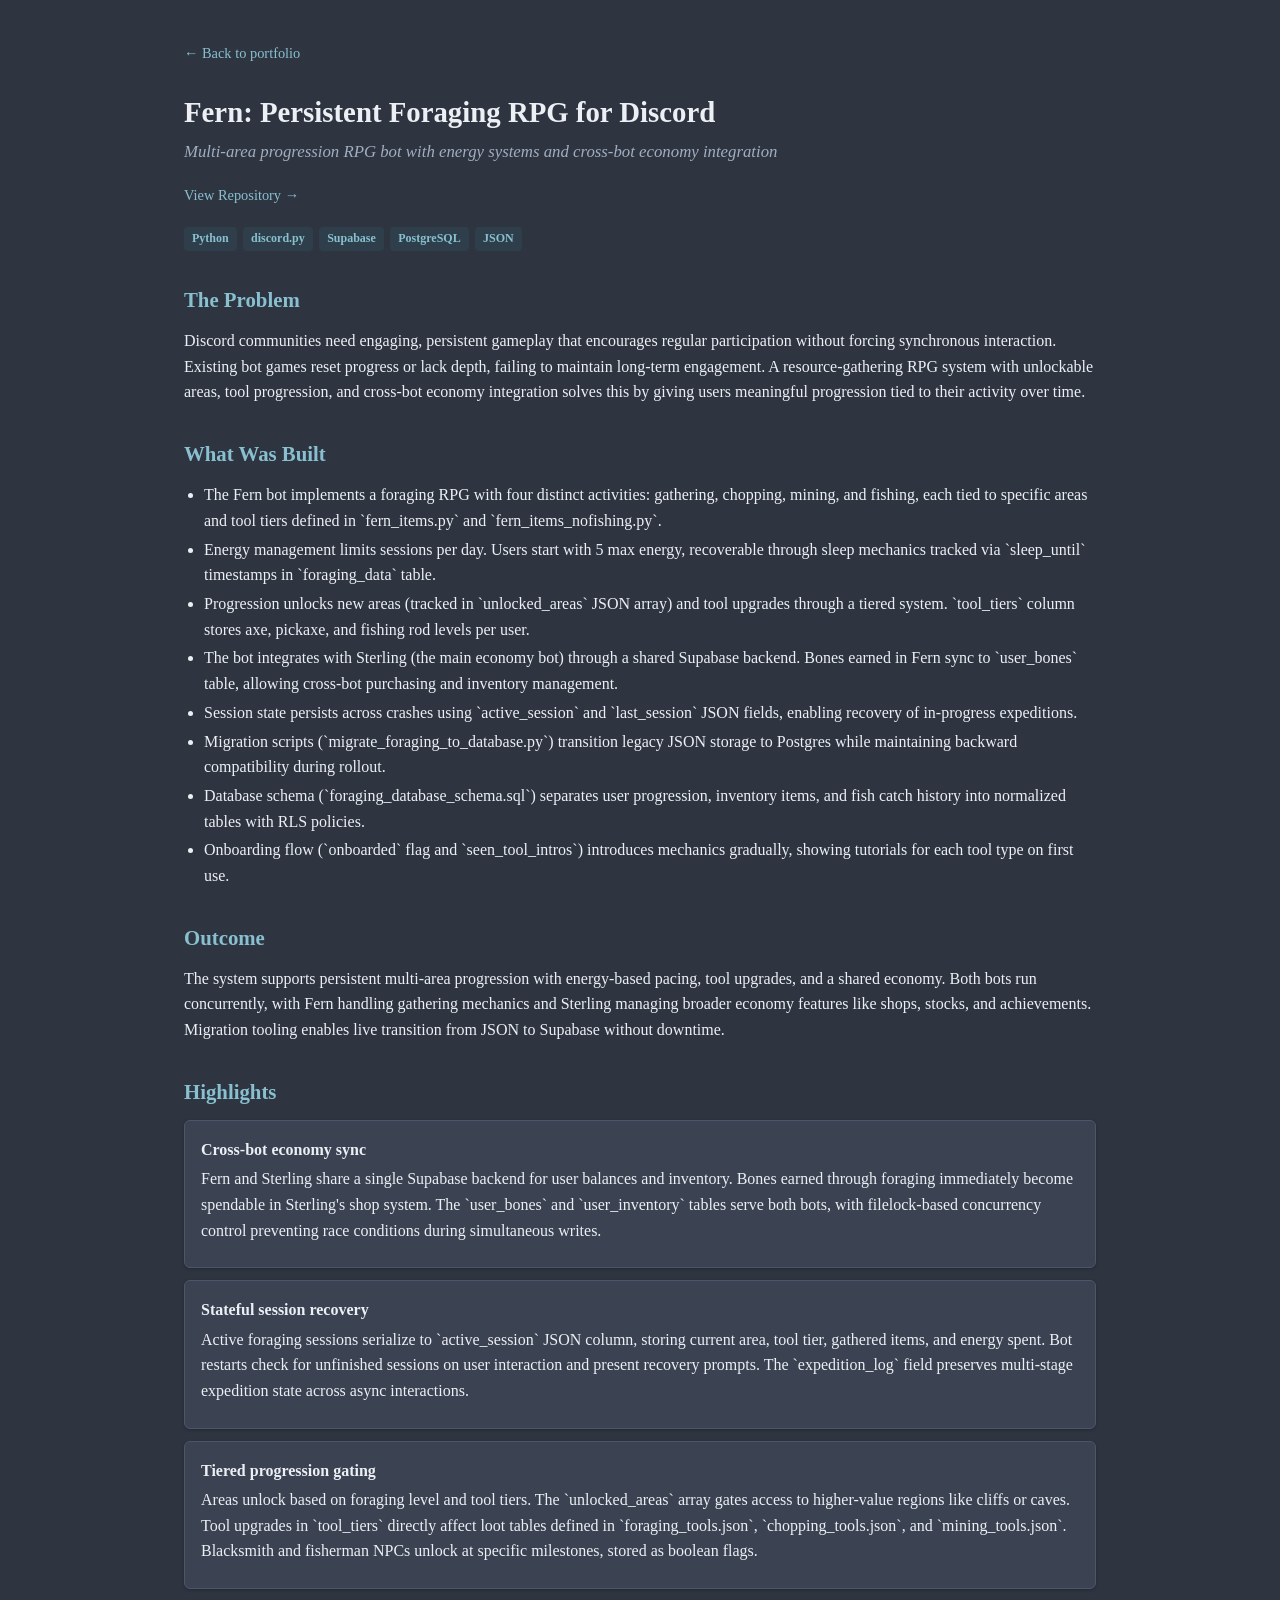
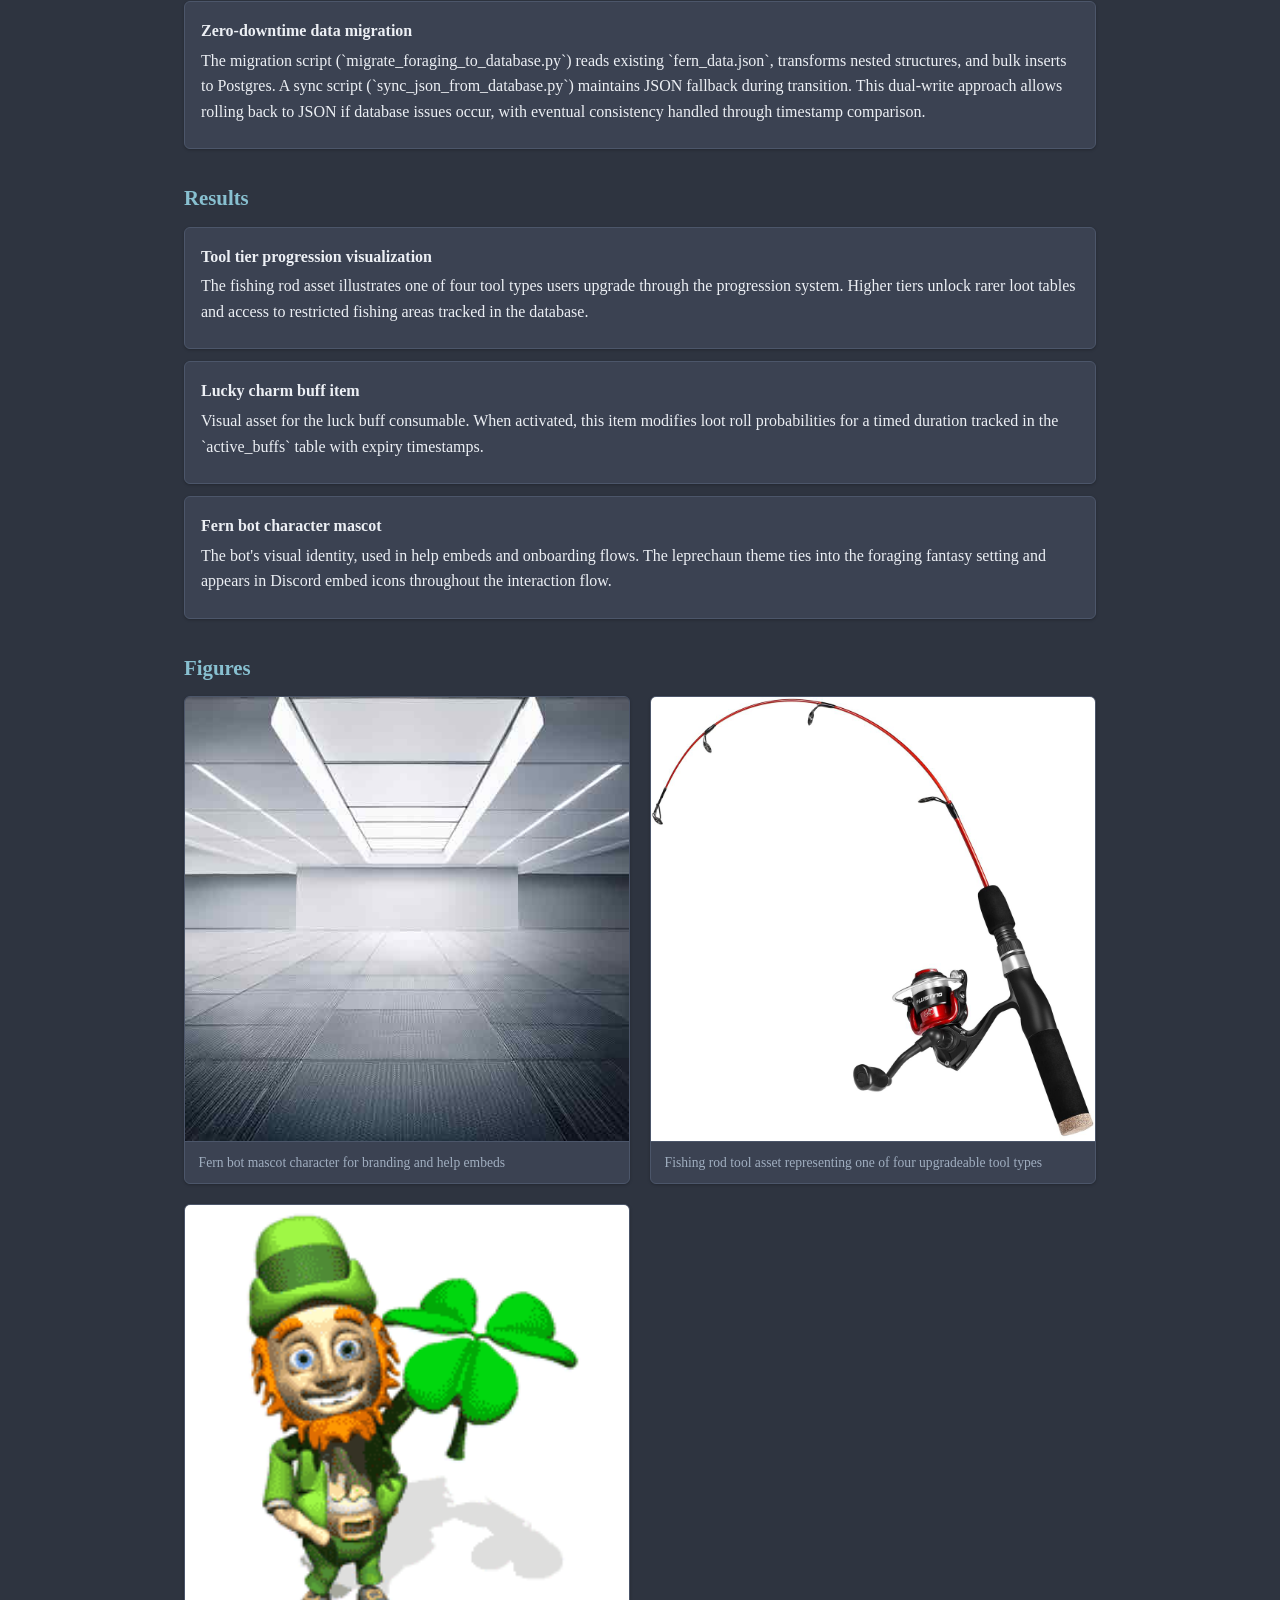
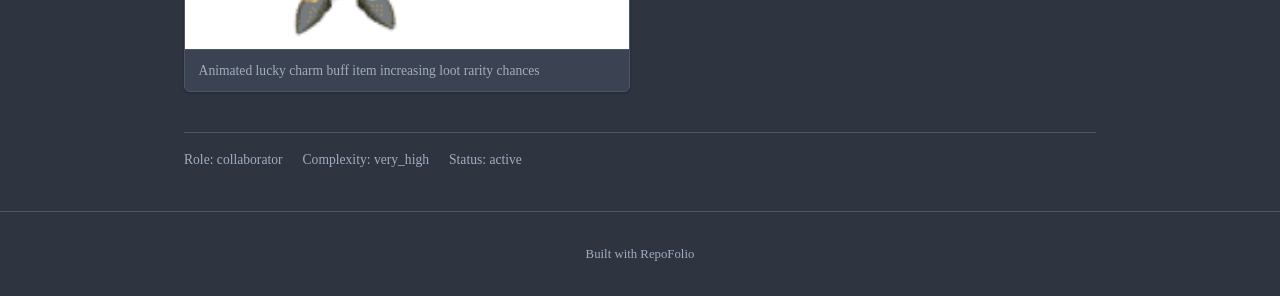
<file: projects/1.html>
<!DOCTYPE html>
<html lang="en">
<head>
<meta charset="UTF-8">
<meta name="viewport" content="width=device-width, initial-scale=1.0">
<meta property="og:title" content="Fern: Persistent Foraging RPG for Discord — MacKenzie Drury">
<meta property="og:description" content="Multi-area progression RPG bot with energy systems and cross-bot economy integration">

<meta property="og:image:width" content="1200">
<meta property="og:image:height" content="630">
<meta property="og:type" content="article">
<meta name="description" content="MS student in Computational Science and Engineering at Georgia Tech (3.91 GPA), with a BS in Cognitive Science from UCLA. Currently building cloud-based ML pipelines for retinal disease detection at an ML startup and researching decision-making policies in multi-armed bandit tasks for my thesis. My work spans deep learning, statistical modeling, reinforcement learning, and signal processing. I care about building systems that go from research idea to working product.. View MacKenzie Drury's developer portfolio, built with RepoFolio.">
<title>Fern: Persistent Foraging RPG for Discord — MacKenzie Drury</title>
<style>
:root {
  --pf-bg: #2e3440;
  --pf-bg-secondary: #3b4252;
  --pf-text: #eceff4;
  --pf-text-muted: #a0aec0;
  --pf-accent: #88c0d0;
  --pf-accent-hover: #8fbcbb;
  --pf-accent-light: #2e3e4a;
  --pf-border: #4c566a;
  --pf-card-shadow: 0 1px 3px rgba(0,0,0,0.25);
  --pf-font-body: -apple-system, BlinkMacSystemFont, &#39;Segoe UI&#39;, Roboto, sans-serif;
  --pf-font-heading: -apple-system, BlinkMacSystemFont, &#39;Segoe UI&#39;, Roboto, sans-serif;
  --pf-font-mono: &#39;SFMono-Regular&#39;, Consolas, &#39;Liberation Mono&#39;, Menlo, monospace;
  --pf-font-size-base: 1rem;
  --pf-line-height: 1.6;
  --pf-max-width: 960px;
  --pf-radius: 6px;
  --pf-grid-columns: repeat(auto-fill, minmax(280px, 1fr));
  --pf-grid-gap: 1.5rem;
  --pf-hero-padding: 4rem 0 3rem;
  --pf-badge-bg: #2e3e4a;
  --pf-badge-text: #88c0d0;
}

/* Portfolio site base styles */
*, *::before, *::after { margin: 0; padding: 0; box-sizing: border-box; }

body {
  font-family: var(--pf-font-body);
  background: var(--pf-bg);
  color: var(--pf-text);
  line-height: var(--pf-line-height);
  font-size: var(--pf-font-size-base);
  min-height: 100vh;
}

a { color: var(--pf-accent); text-decoration: none; }
a:hover { color: var(--pf-accent-hover); text-decoration: underline; }

h1, h2, h3 { font-family: var(--pf-font-heading); }

.pf-container {
  max-width: var(--pf-max-width);
  margin: 0 auto;
  padding: 0 1.5rem;
}

/* Hero section */
.pf-hero {
  padding: var(--pf-hero-padding);
  text-align: center;
  border-bottom: 1px solid var(--pf-border);
}
.pf-hero-avatar {
  width: 96px;
  height: 96px;
  border-radius: 50%;
  margin-bottom: 1rem;
  border: 3px solid var(--pf-border);
}
.pf-hero h1 {
  font-size: 2rem;
  margin-bottom: 0.5rem;
}
.pf-hero-headline {
  font-size: 1.15rem;
  color: var(--pf-text-muted);
  margin-bottom: 1rem;
  max-width: 600px;
  margin-left: auto;
  margin-right: auto;
}
.pf-hero-bio {
  color: var(--pf-text-muted);
  max-width: 600px;
  margin: 0 auto 1.25rem;
  font-size: 0.95rem;
}
.pf-social-links {
  display: flex;
  justify-content: center;
  gap: 1.25rem;
  flex-wrap: wrap;
}
.pf-social-links a {
  color: var(--pf-text-muted);
  font-size: 0.9rem;
  transition: color 0.15s;
}
.pf-social-links a:hover {
  color: var(--pf-accent);
  text-decoration: none;
}

/* Project card grid */
.pf-projects {
  padding: 2.5rem 0;
}
.pf-projects h2 {
  font-size: 1.4rem;
  margin-bottom: 1.5rem;
  color: var(--pf-text);
}
.pf-grid {
  display: grid;
  grid-template-columns: var(--pf-grid-columns);
  gap: var(--pf-grid-gap);
}
.pf-card {
  background: var(--pf-bg-secondary);
  border: 1px solid var(--pf-border);
  border-radius: var(--pf-radius);
  padding: 1.25rem;
  text-decoration: none;
  color: var(--pf-text);
  display: flex;
  flex-direction: column;
  gap: 0.5rem;
  transition: border-color 0.15s, box-shadow 0.15s;
  box-shadow: var(--pf-card-shadow);
}
.pf-card:hover {
  border-color: var(--pf-accent);
  text-decoration: none;
}
.pf-card h3 {
  font-size: 1.1rem;
}
.pf-card-tagline {
  color: var(--pf-text-muted);
  font-size: 0.9rem;
  flex: 1;
}
.pf-card-tech {
  display: flex;
  flex-wrap: wrap;
  gap: 0.3rem;
  margin-top: 0.25rem;
}
.pf-card-date {
  display: block;
  margin-top: auto;
  padding-top: 0.5rem;
  font-size: 0.8rem;
  color: var(--pf-text-muted);
}
.pf-badge {
  display: inline-block;
  padding: 0.15rem 0.5rem;
  border-radius: 4px;
  font-size: 0.75rem;
  font-weight: 600;
  background: var(--pf-badge-bg);
  color: var(--pf-badge-text);
}

/* Project detail page */
.pf-project-detail {
  padding: 2.5rem 0;
}
.pf-back-link {
  display: inline-block;
  margin-bottom: 1.5rem;
  font-size: 0.9rem;
}
.pf-project-detail h1 {
  font-size: 1.8rem;
  margin-bottom: 0.25rem;
}
.pf-project-tagline {
  color: var(--pf-text-muted);
  font-style: italic;
  font-size: 1.05rem;
  margin-bottom: 1rem;
}
.pf-project-repo {
  font-size: 0.9rem;
  margin-bottom: 1.25rem;
  display: inline-block;
}
.pf-tech-badges {
  display: flex;
  flex-wrap: wrap;
  gap: 0.4rem;
  margin-bottom: 2rem;
}
.pf-section-title {
  font-size: 1.3rem;
  color: var(--pf-accent);
  margin-top: 2rem;
  margin-bottom: 0.75rem;
}
.pf-text p {
  margin-bottom: 0.5rem;
}
.pf-text ul {
  padding-left: 1.25rem;
  margin: 0.25rem 0 0.5rem;
}
.pf-text li {
  margin-bottom: 0.2rem;
}
.pf-highlight-card {
  background: var(--pf-bg-secondary);
  border: 1px solid var(--pf-border);
  border-radius: var(--pf-radius);
  padding: 1rem;
  margin-top: 0.75rem;
  box-shadow: var(--pf-card-shadow);
}
.pf-highlight-card strong {
  display: block;
  margin-bottom: 0.25rem;
}

/* Figures */
.pf-figures-grid {
  display: grid;
  grid-template-columns: repeat(auto-fill, minmax(300px, 1fr));
  gap: 1.25rem;
  margin-top: 0.75rem;
}
.pf-figure {
  background: var(--pf-bg-secondary);
  border: 1px solid var(--pf-border);
  border-radius: var(--pf-radius);
  overflow: hidden;
  box-shadow: var(--pf-card-shadow);
}
.pf-figure img {
  width: 100%;
  height: auto;
  display: block;
}
.pf-figure figcaption {
  padding: 0.6rem 0.85rem;
  font-size: 0.85rem;
  color: var(--pf-text-muted);
  border-top: 1px solid var(--pf-border);
}

.pf-meta {
  margin-top: 2.5rem;
  padding-top: 1rem;
  border-top: 1px solid var(--pf-border);
  display: flex;
  gap: 1.25rem;
  color: var(--pf-text-muted);
  font-size: 0.85rem;
  flex-wrap: wrap;
}

/* Footer */
.pf-footer {
  text-align: center;
  padding: 2rem 1.5rem;
  color: var(--pf-text-muted);
  font-size: 0.8rem;
  border-top: 1px solid var(--pf-border);
  margin-top: auto;
}
.pf-footer a { color: var(--pf-text-muted); }
.pf-footer a:hover { color: var(--pf-accent); }

@media (max-width: 640px) {
  .pf-hero h1 { font-size: 1.5rem; }
  .pf-project-detail h1 { font-size: 1.4rem; }
  .pf-grid { grid-template-columns: 1fr; }
}

/* Contact form */
.pf-contact-form {
  max-width: 480px;
  margin-top: 1.5rem;
}
.pf-contact-field {
  margin-bottom: 1rem;
}
.pf-contact-field label {
  display: block;
  margin-bottom: 0.3rem;
  font-size: 0.9rem;
  color: var(--pf-text-muted);
}
.pf-contact-field input,
.pf-contact-field textarea {
  width: 100%;
  padding: 0.5rem 0.75rem;
  border: 1px solid var(--pf-border);
  border-radius: var(--pf-radius);
  background: var(--pf-bg-secondary);
  color: var(--pf-text);
  font-family: var(--pf-font-body);
  font-size: 0.95rem;
}
.pf-contact-field textarea {
  resize: vertical;
}
.pf-contact-submit {
  display: inline-block;
  padding: 0.6rem 1.5rem;
  border: none;
  border-radius: var(--pf-radius);
  background: var(--pf-accent);
  color: var(--pf-bg);
  font-size: 0.95rem;
  font-weight: 600;
  cursor: pointer;
  transition: background 0.15s;
}
.pf-contact-submit:hover {
  background: var(--pf-accent-hover);
}
.pf-contact-flash {
  padding: 0.75rem 1rem;
  border-radius: var(--pf-radius);
  margin-bottom: 1rem;
  font-size: 0.9rem;
}
.pf-contact-flash-success {
  background: rgba(40, 167, 69, 0.15);
  border: 1px solid rgba(40, 167, 69, 0.3);
  color: #28a745;
}
.pf-contact-flash-error {
  background: rgba(220, 53, 69, 0.15);
  border: 1px solid rgba(220, 53, 69, 0.3);
  color: #dc3545;
}
</style>

</head>
<body>

<div class="pf-project-detail">
  <div class="pf-container">
    <a class="pf-back-link" href="../index.html">&larr; Back to portfolio</a>

    <h1>Fern: Persistent Foraging RPG for Discord</h1>
    
    <p class="pf-project-tagline">Multi-area progression RPG bot with energy systems and cross-bot economy integration</p>
    
    
    <a class="pf-project-repo" href="https://github.com/alexblair63-ctrl/DiscordBots" target="_blank">View Repository &rarr;</a>
    

    
    <div class="pf-tech-badges">
      
      <span class="pf-badge" title="Bot logic and game systems">Python</span>
      
      <span class="pf-badge" title="Event handling and slash commands">discord.py</span>
      
      <span class="pf-badge" title="Shared persistent state across bot instances">Supabase</span>
      
      <span class="pf-badge" title="User progression and inventory storage">PostgreSQL</span>
      
      <span class="pf-badge" title="Item configs and area definitions">JSON</span>
      
    </div>
    

    
    <h2 class="pf-section-title">The Problem</h2>
    <div class="pf-text"><p>Discord communities need engaging, persistent gameplay that encourages regular participation without forcing synchronous interaction. Existing bot games reset progress or lack depth, failing to maintain long-term engagement. A resource-gathering RPG system with unlockable areas, tool progression, and cross-bot economy integration solves this by giving users meaningful progression tied to their activity over time.</p></div>
    

    
    <h2 class="pf-section-title">What Was Built</h2>
    <div class="pf-text"><ul>
<li>The Fern bot implements a foraging RPG with four distinct activities: gathering, chopping, mining, and fishing, each tied to specific areas and tool tiers defined in `fern_items.py` and `fern_items_nofishing.py`.</li>
<li>Energy management limits sessions per day. Users start with 5 max energy, recoverable through sleep mechanics tracked via `sleep_until` timestamps in `foraging_data` table.</li>
<li>Progression unlocks new areas (tracked in `unlocked_areas` JSON array) and tool upgrades through a tiered system. `tool_tiers` column stores axe, pickaxe, and fishing rod levels per user.</li>
<li>The bot integrates with Sterling (the main economy bot) through a shared Supabase backend. Bones earned in Fern sync to `user_bones` table, allowing cross-bot purchasing and inventory management.</li>
<li>Session state persists across crashes using `active_session` and `last_session` JSON fields, enabling recovery of in-progress expeditions.</li>
<li>Migration scripts (`migrate_foraging_to_database.py`) transition legacy JSON storage to Postgres while maintaining backward compatibility during rollout.</li>
<li>Database schema (`foraging_database_schema.sql`) separates user progression, inventory items, and fish catch history into normalized tables with RLS policies.</li>
<li>Onboarding flow (`onboarded` flag and `seen_tool_intros`) introduces mechanics gradually, showing tutorials for each tool type on first use.</li>
</ul></div>
    

    
    <h2 class="pf-section-title">Outcome</h2>
    <div class="pf-text"><p>The system supports persistent multi-area progression with energy-based pacing, tool upgrades, and a shared economy. Both bots run concurrently, with Fern handling gathering mechanics and Sterling managing broader economy features like shops, stocks, and achievements. Migration tooling enables live transition from JSON to Supabase without downtime.</p></div>
    

    
    <h2 class="pf-section-title">Highlights</h2>
    
    <div class="pf-highlight-card">
      <strong>Cross-bot economy sync</strong>
      <div class="pf-text"><p>Fern and Sterling share a single Supabase backend for user balances and inventory. Bones earned through foraging immediately become spendable in Sterling&#39;s shop system. The `user_bones` and `user_inventory` tables serve both bots, with filelock-based concurrency control preventing race conditions during simultaneous writes.</p></div>
    </div>
    
    <div class="pf-highlight-card">
      <strong>Stateful session recovery</strong>
      <div class="pf-text"><p>Active foraging sessions serialize to `active_session` JSON column, storing current area, tool tier, gathered items, and energy spent. Bot restarts check for unfinished sessions on user interaction and present recovery prompts. The `expedition_log` field preserves multi-stage expedition state across async interactions.</p></div>
    </div>
    
    <div class="pf-highlight-card">
      <strong>Tiered progression gating</strong>
      <div class="pf-text"><p>Areas unlock based on foraging level and tool tiers. The `unlocked_areas` array gates access to higher-value regions like cliffs or caves. Tool upgrades in `tool_tiers` directly affect loot tables defined in `foraging_tools.json`, `chopping_tools.json`, and `mining_tools.json`. Blacksmith and fisherman NPCs unlock at specific milestones, stored as boolean flags.</p></div>
    </div>
    
    <div class="pf-highlight-card">
      <strong>Zero-downtime data migration</strong>
      <div class="pf-text"><p>The migration script (`migrate_foraging_to_database.py`) reads existing `fern_data.json`, transforms nested structures, and bulk inserts to Postgres. A sync script (`sync_json_from_database.py`) maintains JSON fallback during transition. This dual-write approach allows rolling back to JSON if database issues occur, with eventual consistency handled through timestamp comparison.</p></div>
    </div>
    
    

    
    <h2 class="pf-section-title">Results</h2>
    
    <div class="pf-highlight-card">
      <strong>Tool tier progression visualization</strong>
      <div class="pf-text"><p>The fishing rod asset illustrates one of four tool types users upgrade through the progression system. Higher tiers unlock rarer loot tables and access to restricted fishing areas tracked in the database.</p></div>
      
    </div>
    
    <div class="pf-highlight-card">
      <strong>Lucky charm buff item</strong>
      <div class="pf-text"><p>Visual asset for the luck buff consumable. When activated, this item modifies loot roll probabilities for a timed duration tracked in the `active_buffs` table with expiry timestamps.</p></div>
      
    </div>
    
    <div class="pf-highlight-card">
      <strong>Fern bot character mascot</strong>
      <div class="pf-text"><p>The bot&#39;s visual identity, used in help embeds and onboarding flows. The leprechaun theme ties into the foraging fantasy setting and appears in Discord embed icons throughout the interaction flow.</p></div>
      
    </div>
    
    

    
    <h2 class="pf-section-title">Figures</h2>
    <div class="pf-figures-grid">
      
      <figure class="pf-figure">
        <img src="[data-uri]" alt="Fern bot mascot character for branding and help embeds" loading="lazy">
        
        <figcaption>Fern bot mascot character for branding and help embeds</figcaption>
        
      </figure>
      
      <figure class="pf-figure">
        <img src="[data-uri]" alt="Fishing rod tool asset representing one of four upgradeable tool types" loading="lazy">
        
        <figcaption>Fishing rod tool asset representing one of four upgradeable tool types</figcaption>
        
      </figure>
      
      <figure class="pf-figure">
        <img src="[data-uri]" alt="Animated lucky charm buff item increasing loot rarity chances" loading="lazy">
        
        <figcaption>Animated lucky charm buff item increasing loot rarity chances</figcaption>
        
      </figure>
      
    </div>
    

    <div class="pf-meta">
      <span>Role: collaborator</span>
      <span>Complexity: very_high</span>
      <span>Status: active</span>
    </div>
  </div>
</div>


<footer class="pf-footer">
  <div class="pf-container">
    Built with <a href="https://repofolio.fly.dev">RepoFolio</a>
  </div>
</footer>
</body>
</html>
</file>
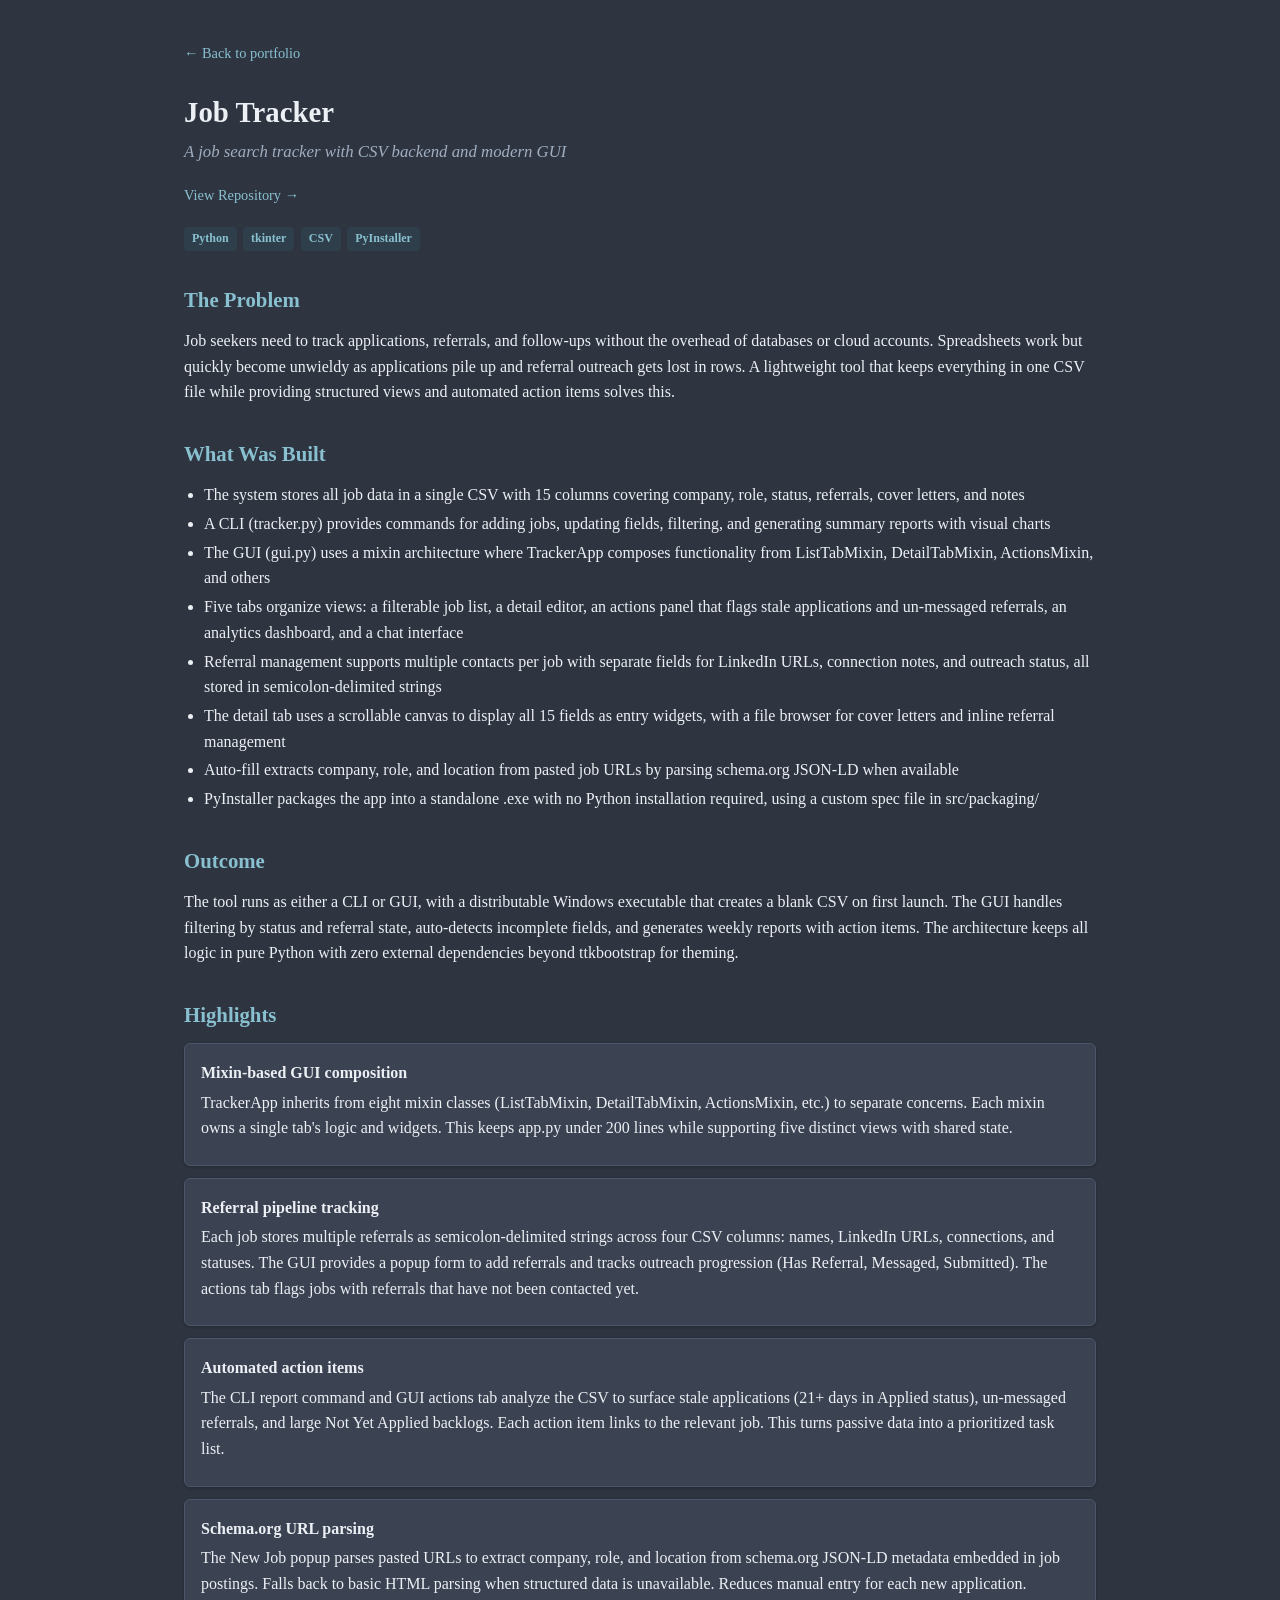
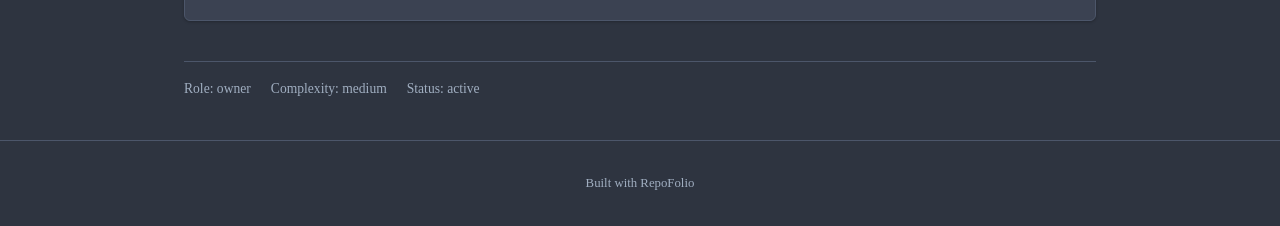
<file: projects/10.html>
<!DOCTYPE html>
<html lang="en">
<head>
<meta charset="UTF-8">
<meta name="viewport" content="width=device-width, initial-scale=1.0">
<meta property="og:title" content="Job Tracker — MacKenzie Drury">
<meta property="og:description" content="A job search tracker with CSV backend and modern GUI">

<meta property="og:image:width" content="1200">
<meta property="og:image:height" content="630">
<meta property="og:type" content="article">
<meta name="description" content="MS student in Computational Science and Engineering at Georgia Tech (3.91 GPA), with a BS in Cognitive Science from UCLA. Currently building cloud-based ML pipelines for retinal disease detection at an ML startup and researching decision-making policies in multi-armed bandit tasks for my thesis. My work spans deep learning, statistical modeling, reinforcement learning, and signal processing. I care about building systems that go from research idea to working product.. View MacKenzie Drury's developer portfolio, built with RepoFolio.">
<title>Job Tracker — MacKenzie Drury</title>
<style>
:root {
  --pf-bg: #2e3440;
  --pf-bg-secondary: #3b4252;
  --pf-text: #eceff4;
  --pf-text-muted: #a0aec0;
  --pf-accent: #88c0d0;
  --pf-accent-hover: #8fbcbb;
  --pf-accent-light: #2e3e4a;
  --pf-border: #4c566a;
  --pf-card-shadow: 0 1px 3px rgba(0,0,0,0.25);
  --pf-font-body: -apple-system, BlinkMacSystemFont, &#39;Segoe UI&#39;, Roboto, sans-serif;
  --pf-font-heading: -apple-system, BlinkMacSystemFont, &#39;Segoe UI&#39;, Roboto, sans-serif;
  --pf-font-mono: &#39;SFMono-Regular&#39;, Consolas, &#39;Liberation Mono&#39;, Menlo, monospace;
  --pf-font-size-base: 1rem;
  --pf-line-height: 1.6;
  --pf-max-width: 960px;
  --pf-radius: 6px;
  --pf-grid-columns: repeat(auto-fill, minmax(280px, 1fr));
  --pf-grid-gap: 1.5rem;
  --pf-hero-padding: 4rem 0 3rem;
  --pf-badge-bg: #2e3e4a;
  --pf-badge-text: #88c0d0;
}

/* Portfolio site base styles */
*, *::before, *::after { margin: 0; padding: 0; box-sizing: border-box; }

body {
  font-family: var(--pf-font-body);
  background: var(--pf-bg);
  color: var(--pf-text);
  line-height: var(--pf-line-height);
  font-size: var(--pf-font-size-base);
  min-height: 100vh;
}

a { color: var(--pf-accent); text-decoration: none; }
a:hover { color: var(--pf-accent-hover); text-decoration: underline; }

h1, h2, h3 { font-family: var(--pf-font-heading); }

.pf-container {
  max-width: var(--pf-max-width);
  margin: 0 auto;
  padding: 0 1.5rem;
}

/* Hero section */
.pf-hero {
  padding: var(--pf-hero-padding);
  text-align: center;
  border-bottom: 1px solid var(--pf-border);
}
.pf-hero-avatar {
  width: 96px;
  height: 96px;
  border-radius: 50%;
  margin-bottom: 1rem;
  border: 3px solid var(--pf-border);
}
.pf-hero h1 {
  font-size: 2rem;
  margin-bottom: 0.5rem;
}
.pf-hero-headline {
  font-size: 1.15rem;
  color: var(--pf-text-muted);
  margin-bottom: 1rem;
  max-width: 600px;
  margin-left: auto;
  margin-right: auto;
}
.pf-hero-bio {
  color: var(--pf-text-muted);
  max-width: 600px;
  margin: 0 auto 1.25rem;
  font-size: 0.95rem;
}
.pf-social-links {
  display: flex;
  justify-content: center;
  gap: 1.25rem;
  flex-wrap: wrap;
}
.pf-social-links a {
  color: var(--pf-text-muted);
  font-size: 0.9rem;
  transition: color 0.15s;
}
.pf-social-links a:hover {
  color: var(--pf-accent);
  text-decoration: none;
}

/* Project card grid */
.pf-projects {
  padding: 2.5rem 0;
}
.pf-projects h2 {
  font-size: 1.4rem;
  margin-bottom: 1.5rem;
  color: var(--pf-text);
}
.pf-grid {
  display: grid;
  grid-template-columns: var(--pf-grid-columns);
  gap: var(--pf-grid-gap);
}
.pf-card {
  background: var(--pf-bg-secondary);
  border: 1px solid var(--pf-border);
  border-radius: var(--pf-radius);
  padding: 1.25rem;
  text-decoration: none;
  color: var(--pf-text);
  display: flex;
  flex-direction: column;
  gap: 0.5rem;
  transition: border-color 0.15s, box-shadow 0.15s;
  box-shadow: var(--pf-card-shadow);
}
.pf-card:hover {
  border-color: var(--pf-accent);
  text-decoration: none;
}
.pf-card h3 {
  font-size: 1.1rem;
}
.pf-card-tagline {
  color: var(--pf-text-muted);
  font-size: 0.9rem;
  flex: 1;
}
.pf-card-tech {
  display: flex;
  flex-wrap: wrap;
  gap: 0.3rem;
  margin-top: 0.25rem;
}
.pf-card-date {
  display: block;
  margin-top: auto;
  padding-top: 0.5rem;
  font-size: 0.8rem;
  color: var(--pf-text-muted);
}
.pf-badge {
  display: inline-block;
  padding: 0.15rem 0.5rem;
  border-radius: 4px;
  font-size: 0.75rem;
  font-weight: 600;
  background: var(--pf-badge-bg);
  color: var(--pf-badge-text);
}

/* Project detail page */
.pf-project-detail {
  padding: 2.5rem 0;
}
.pf-back-link {
  display: inline-block;
  margin-bottom: 1.5rem;
  font-size: 0.9rem;
}
.pf-project-detail h1 {
  font-size: 1.8rem;
  margin-bottom: 0.25rem;
}
.pf-project-tagline {
  color: var(--pf-text-muted);
  font-style: italic;
  font-size: 1.05rem;
  margin-bottom: 1rem;
}
.pf-project-repo {
  font-size: 0.9rem;
  margin-bottom: 1.25rem;
  display: inline-block;
}
.pf-tech-badges {
  display: flex;
  flex-wrap: wrap;
  gap: 0.4rem;
  margin-bottom: 2rem;
}
.pf-section-title {
  font-size: 1.3rem;
  color: var(--pf-accent);
  margin-top: 2rem;
  margin-bottom: 0.75rem;
}
.pf-text p {
  margin-bottom: 0.5rem;
}
.pf-text ul {
  padding-left: 1.25rem;
  margin: 0.25rem 0 0.5rem;
}
.pf-text li {
  margin-bottom: 0.2rem;
}
.pf-highlight-card {
  background: var(--pf-bg-secondary);
  border: 1px solid var(--pf-border);
  border-radius: var(--pf-radius);
  padding: 1rem;
  margin-top: 0.75rem;
  box-shadow: var(--pf-card-shadow);
}
.pf-highlight-card strong {
  display: block;
  margin-bottom: 0.25rem;
}

/* Figures */
.pf-figures-grid {
  display: grid;
  grid-template-columns: repeat(auto-fill, minmax(300px, 1fr));
  gap: 1.25rem;
  margin-top: 0.75rem;
}
.pf-figure {
  background: var(--pf-bg-secondary);
  border: 1px solid var(--pf-border);
  border-radius: var(--pf-radius);
  overflow: hidden;
  box-shadow: var(--pf-card-shadow);
}
.pf-figure img {
  width: 100%;
  height: auto;
  display: block;
}
.pf-figure figcaption {
  padding: 0.6rem 0.85rem;
  font-size: 0.85rem;
  color: var(--pf-text-muted);
  border-top: 1px solid var(--pf-border);
}

.pf-meta {
  margin-top: 2.5rem;
  padding-top: 1rem;
  border-top: 1px solid var(--pf-border);
  display: flex;
  gap: 1.25rem;
  color: var(--pf-text-muted);
  font-size: 0.85rem;
  flex-wrap: wrap;
}

/* Footer */
.pf-footer {
  text-align: center;
  padding: 2rem 1.5rem;
  color: var(--pf-text-muted);
  font-size: 0.8rem;
  border-top: 1px solid var(--pf-border);
  margin-top: auto;
}
.pf-footer a { color: var(--pf-text-muted); }
.pf-footer a:hover { color: var(--pf-accent); }

@media (max-width: 640px) {
  .pf-hero h1 { font-size: 1.5rem; }
  .pf-project-detail h1 { font-size: 1.4rem; }
  .pf-grid { grid-template-columns: 1fr; }
}

/* Contact form */
.pf-contact-form {
  max-width: 480px;
  margin-top: 1.5rem;
}
.pf-contact-field {
  margin-bottom: 1rem;
}
.pf-contact-field label {
  display: block;
  margin-bottom: 0.3rem;
  font-size: 0.9rem;
  color: var(--pf-text-muted);
}
.pf-contact-field input,
.pf-contact-field textarea {
  width: 100%;
  padding: 0.5rem 0.75rem;
  border: 1px solid var(--pf-border);
  border-radius: var(--pf-radius);
  background: var(--pf-bg-secondary);
  color: var(--pf-text);
  font-family: var(--pf-font-body);
  font-size: 0.95rem;
}
.pf-contact-field textarea {
  resize: vertical;
}
.pf-contact-submit {
  display: inline-block;
  padding: 0.6rem 1.5rem;
  border: none;
  border-radius: var(--pf-radius);
  background: var(--pf-accent);
  color: var(--pf-bg);
  font-size: 0.95rem;
  font-weight: 600;
  cursor: pointer;
  transition: background 0.15s;
}
.pf-contact-submit:hover {
  background: var(--pf-accent-hover);
}
.pf-contact-flash {
  padding: 0.75rem 1rem;
  border-radius: var(--pf-radius);
  margin-bottom: 1rem;
  font-size: 0.9rem;
}
.pf-contact-flash-success {
  background: rgba(40, 167, 69, 0.15);
  border: 1px solid rgba(40, 167, 69, 0.3);
  color: #28a745;
}
.pf-contact-flash-error {
  background: rgba(220, 53, 69, 0.15);
  border: 1px solid rgba(220, 53, 69, 0.3);
  color: #dc3545;
}
</style>

</head>
<body>

<div class="pf-project-detail">
  <div class="pf-container">
    <a class="pf-back-link" href="../index.html">&larr; Back to portfolio</a>

    <h1>Job Tracker</h1>
    
    <p class="pf-project-tagline">A job search tracker with CSV backend and modern GUI</p>
    
    
    <a class="pf-project-repo" href="https://github.com/mtsdrury/job-tracker" target="_blank">View Repository &rarr;</a>
    

    
    <div class="pf-tech-badges">
      
      <span class="pf-badge" title="Core application logic and CLI">Python</span>
      
      <span class="pf-badge" title="GUI built with ttkbootstrap theming">tkinter</span>
      
      <span class="pf-badge" title="Single-file storage, no external database">CSV</span>
      
      <span class="pf-badge" title="Bundles app into standalone executable">PyInstaller</span>
      
    </div>
    

    
    <h2 class="pf-section-title">The Problem</h2>
    <div class="pf-text"><p>Job seekers need to track applications, referrals, and follow-ups without the overhead of databases or cloud accounts. Spreadsheets work but quickly become unwieldy as applications pile up and referral outreach gets lost in rows. A lightweight tool that keeps everything in one CSV file while providing structured views and automated action items solves this.</p></div>
    

    
    <h2 class="pf-section-title">What Was Built</h2>
    <div class="pf-text"><ul>
<li>The system stores all job data in a single CSV with 15 columns covering company, role, status, referrals, cover letters, and notes</li>
<li>A CLI (tracker.py) provides commands for adding jobs, updating fields, filtering, and generating summary reports with visual charts</li>
<li>The GUI (gui.py) uses a mixin architecture where TrackerApp composes functionality from ListTabMixin, DetailTabMixin, ActionsMixin, and others</li>
<li>Five tabs organize views: a filterable job list, a detail editor, an actions panel that flags stale applications and un-messaged referrals, an analytics dashboard, and a chat interface</li>
<li>Referral management supports multiple contacts per job with separate fields for LinkedIn URLs, connection notes, and outreach status, all stored in semicolon-delimited strings</li>
<li>The detail tab uses a scrollable canvas to display all 15 fields as entry widgets, with a file browser for cover letters and inline referral management</li>
<li>Auto-fill extracts company, role, and location from pasted job URLs by parsing schema.org JSON-LD when available</li>
<li>PyInstaller packages the app into a standalone .exe with no Python installation required, using a custom spec file in src/packaging/</li>
</ul></div>
    

    
    <h2 class="pf-section-title">Outcome</h2>
    <div class="pf-text"><p>The tool runs as either a CLI or GUI, with a distributable Windows executable that creates a blank CSV on first launch. The GUI handles filtering by status and referral state, auto-detects incomplete fields, and generates weekly reports with action items. The architecture keeps all logic in pure Python with zero external dependencies beyond ttkbootstrap for theming.</p></div>
    

    
    <h2 class="pf-section-title">Highlights</h2>
    
    <div class="pf-highlight-card">
      <strong>Mixin-based GUI composition</strong>
      <div class="pf-text"><p>TrackerApp inherits from eight mixin classes (ListTabMixin, DetailTabMixin, ActionsMixin, etc.) to separate concerns. Each mixin owns a single tab&#39;s logic and widgets. This keeps app.py under 200 lines while supporting five distinct views with shared state.</p></div>
    </div>
    
    <div class="pf-highlight-card">
      <strong>Referral pipeline tracking</strong>
      <div class="pf-text"><p>Each job stores multiple referrals as semicolon-delimited strings across four CSV columns: names, LinkedIn URLs, connections, and statuses. The GUI provides a popup form to add referrals and tracks outreach progression (Has Referral, Messaged, Submitted). The actions tab flags jobs with referrals that have not been contacted yet.</p></div>
    </div>
    
    <div class="pf-highlight-card">
      <strong>Automated action items</strong>
      <div class="pf-text"><p>The CLI report command and GUI actions tab analyze the CSV to surface stale applications (21+ days in Applied status), un-messaged referrals, and large Not Yet Applied backlogs. Each action item links to the relevant job. This turns passive data into a prioritized task list.</p></div>
    </div>
    
    <div class="pf-highlight-card">
      <strong>Schema.org URL parsing</strong>
      <div class="pf-text"><p>The New Job popup parses pasted URLs to extract company, role, and location from schema.org JSON-LD metadata embedded in job postings. Falls back to basic HTML parsing when structured data is unavailable. Reduces manual entry for each new application.</p></div>
    </div>
    
    

    

    

    <div class="pf-meta">
      <span>Role: owner</span>
      <span>Complexity: medium</span>
      <span>Status: active</span>
    </div>
  </div>
</div>


<footer class="pf-footer">
  <div class="pf-container">
    Built with <a href="https://repofolio.fly.dev">RepoFolio</a>
  </div>
</footer>
</body>
</html>
</file>
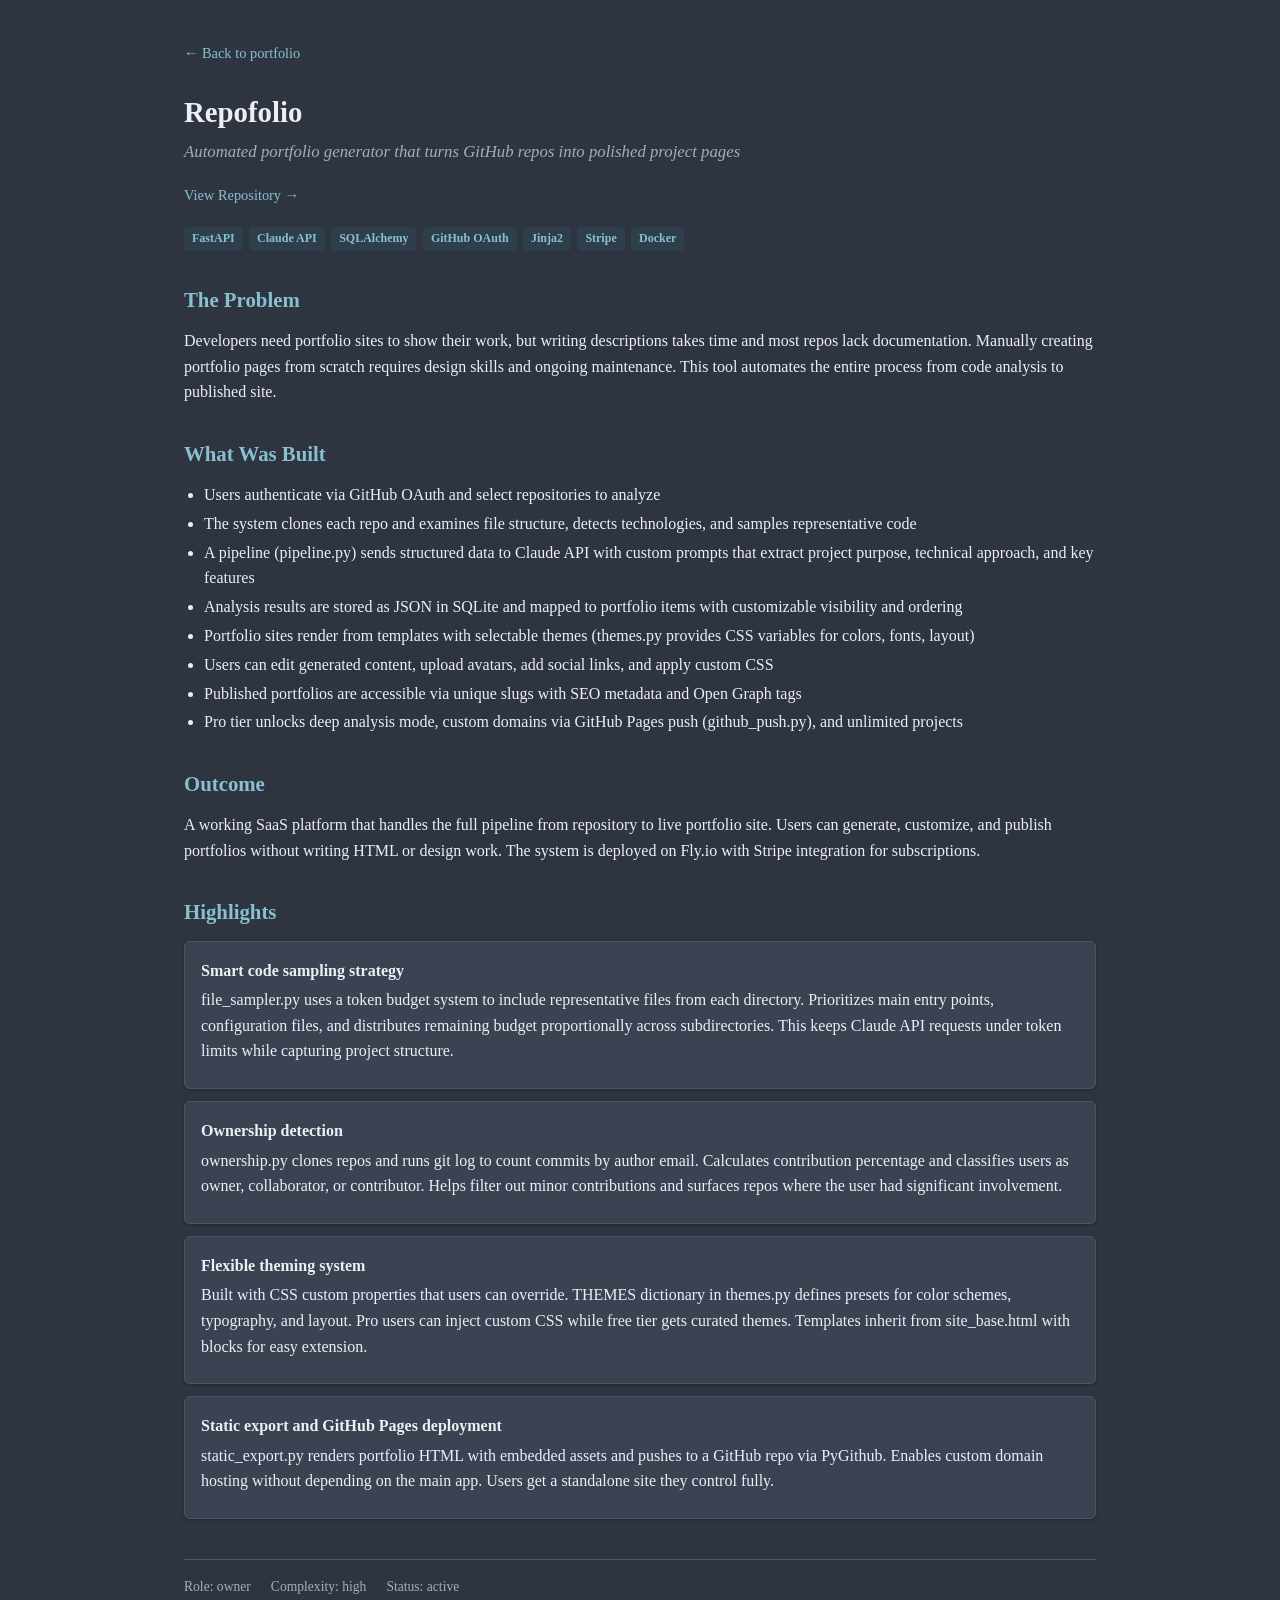
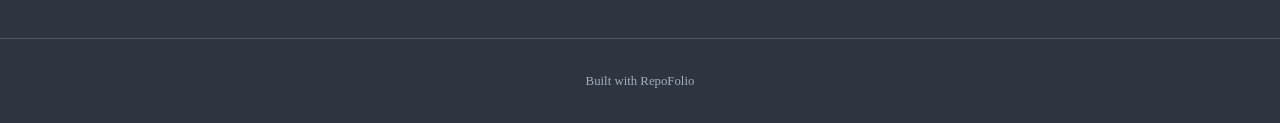
<file: projects/11.html>
<!DOCTYPE html>
<html lang="en">
<head>
<meta charset="UTF-8">
<meta name="viewport" content="width=device-width, initial-scale=1.0">
<meta property="og:title" content="Repofolio — MacKenzie Drury">
<meta property="og:description" content="Automated portfolio generator that turns GitHub repos into polished project pages">

<meta property="og:image:width" content="1200">
<meta property="og:image:height" content="630">
<meta property="og:type" content="article">
<meta name="description" content="MS student in Computational Science and Engineering at Georgia Tech (3.91 GPA), with a BS in Cognitive Science from UCLA. Currently building cloud-based ML pipelines for retinal disease detection at an ML startup and researching decision-making policies in multi-armed bandit tasks for my thesis. My work spans deep learning, statistical modeling, reinforcement learning, and signal processing. I care about building systems that go from research idea to working product.. View MacKenzie Drury's developer portfolio, built with RepoFolio.">
<title>Repofolio — MacKenzie Drury</title>
<style>
:root {
  --pf-bg: #2e3440;
  --pf-bg-secondary: #3b4252;
  --pf-text: #eceff4;
  --pf-text-muted: #a0aec0;
  --pf-accent: #88c0d0;
  --pf-accent-hover: #8fbcbb;
  --pf-accent-light: #2e3e4a;
  --pf-border: #4c566a;
  --pf-card-shadow: 0 1px 3px rgba(0,0,0,0.25);
  --pf-font-body: -apple-system, BlinkMacSystemFont, &#39;Segoe UI&#39;, Roboto, sans-serif;
  --pf-font-heading: -apple-system, BlinkMacSystemFont, &#39;Segoe UI&#39;, Roboto, sans-serif;
  --pf-font-mono: &#39;SFMono-Regular&#39;, Consolas, &#39;Liberation Mono&#39;, Menlo, monospace;
  --pf-font-size-base: 1rem;
  --pf-line-height: 1.6;
  --pf-max-width: 960px;
  --pf-radius: 6px;
  --pf-grid-columns: repeat(auto-fill, minmax(280px, 1fr));
  --pf-grid-gap: 1.5rem;
  --pf-hero-padding: 4rem 0 3rem;
  --pf-badge-bg: #2e3e4a;
  --pf-badge-text: #88c0d0;
}

/* Portfolio site base styles */
*, *::before, *::after { margin: 0; padding: 0; box-sizing: border-box; }

body {
  font-family: var(--pf-font-body);
  background: var(--pf-bg);
  color: var(--pf-text);
  line-height: var(--pf-line-height);
  font-size: var(--pf-font-size-base);
  min-height: 100vh;
}

a { color: var(--pf-accent); text-decoration: none; }
a:hover { color: var(--pf-accent-hover); text-decoration: underline; }

h1, h2, h3 { font-family: var(--pf-font-heading); }

.pf-container {
  max-width: var(--pf-max-width);
  margin: 0 auto;
  padding: 0 1.5rem;
}

/* Hero section */
.pf-hero {
  padding: var(--pf-hero-padding);
  text-align: center;
  border-bottom: 1px solid var(--pf-border);
}
.pf-hero-avatar {
  width: 96px;
  height: 96px;
  border-radius: 50%;
  margin-bottom: 1rem;
  border: 3px solid var(--pf-border);
}
.pf-hero h1 {
  font-size: 2rem;
  margin-bottom: 0.5rem;
}
.pf-hero-headline {
  font-size: 1.15rem;
  color: var(--pf-text-muted);
  margin-bottom: 1rem;
  max-width: 600px;
  margin-left: auto;
  margin-right: auto;
}
.pf-hero-bio {
  color: var(--pf-text-muted);
  max-width: 600px;
  margin: 0 auto 1.25rem;
  font-size: 0.95rem;
}
.pf-social-links {
  display: flex;
  justify-content: center;
  gap: 1.25rem;
  flex-wrap: wrap;
}
.pf-social-links a {
  color: var(--pf-text-muted);
  font-size: 0.9rem;
  transition: color 0.15s;
}
.pf-social-links a:hover {
  color: var(--pf-accent);
  text-decoration: none;
}

/* Project card grid */
.pf-projects {
  padding: 2.5rem 0;
}
.pf-projects h2 {
  font-size: 1.4rem;
  margin-bottom: 1.5rem;
  color: var(--pf-text);
}
.pf-grid {
  display: grid;
  grid-template-columns: var(--pf-grid-columns);
  gap: var(--pf-grid-gap);
}
.pf-card {
  background: var(--pf-bg-secondary);
  border: 1px solid var(--pf-border);
  border-radius: var(--pf-radius);
  padding: 1.25rem;
  text-decoration: none;
  color: var(--pf-text);
  display: flex;
  flex-direction: column;
  gap: 0.5rem;
  transition: border-color 0.15s, box-shadow 0.15s;
  box-shadow: var(--pf-card-shadow);
}
.pf-card:hover {
  border-color: var(--pf-accent);
  text-decoration: none;
}
.pf-card h3 {
  font-size: 1.1rem;
}
.pf-card-tagline {
  color: var(--pf-text-muted);
  font-size: 0.9rem;
  flex: 1;
}
.pf-card-tech {
  display: flex;
  flex-wrap: wrap;
  gap: 0.3rem;
  margin-top: 0.25rem;
}
.pf-card-date {
  display: block;
  margin-top: auto;
  padding-top: 0.5rem;
  font-size: 0.8rem;
  color: var(--pf-text-muted);
}
.pf-badge {
  display: inline-block;
  padding: 0.15rem 0.5rem;
  border-radius: 4px;
  font-size: 0.75rem;
  font-weight: 600;
  background: var(--pf-badge-bg);
  color: var(--pf-badge-text);
}

/* Project detail page */
.pf-project-detail {
  padding: 2.5rem 0;
}
.pf-back-link {
  display: inline-block;
  margin-bottom: 1.5rem;
  font-size: 0.9rem;
}
.pf-project-detail h1 {
  font-size: 1.8rem;
  margin-bottom: 0.25rem;
}
.pf-project-tagline {
  color: var(--pf-text-muted);
  font-style: italic;
  font-size: 1.05rem;
  margin-bottom: 1rem;
}
.pf-project-repo {
  font-size: 0.9rem;
  margin-bottom: 1.25rem;
  display: inline-block;
}
.pf-tech-badges {
  display: flex;
  flex-wrap: wrap;
  gap: 0.4rem;
  margin-bottom: 2rem;
}
.pf-section-title {
  font-size: 1.3rem;
  color: var(--pf-accent);
  margin-top: 2rem;
  margin-bottom: 0.75rem;
}
.pf-text p {
  margin-bottom: 0.5rem;
}
.pf-text ul {
  padding-left: 1.25rem;
  margin: 0.25rem 0 0.5rem;
}
.pf-text li {
  margin-bottom: 0.2rem;
}
.pf-highlight-card {
  background: var(--pf-bg-secondary);
  border: 1px solid var(--pf-border);
  border-radius: var(--pf-radius);
  padding: 1rem;
  margin-top: 0.75rem;
  box-shadow: var(--pf-card-shadow);
}
.pf-highlight-card strong {
  display: block;
  margin-bottom: 0.25rem;
}

/* Figures */
.pf-figures-grid {
  display: grid;
  grid-template-columns: repeat(auto-fill, minmax(300px, 1fr));
  gap: 1.25rem;
  margin-top: 0.75rem;
}
.pf-figure {
  background: var(--pf-bg-secondary);
  border: 1px solid var(--pf-border);
  border-radius: var(--pf-radius);
  overflow: hidden;
  box-shadow: var(--pf-card-shadow);
}
.pf-figure img {
  width: 100%;
  height: auto;
  display: block;
}
.pf-figure figcaption {
  padding: 0.6rem 0.85rem;
  font-size: 0.85rem;
  color: var(--pf-text-muted);
  border-top: 1px solid var(--pf-border);
}

.pf-meta {
  margin-top: 2.5rem;
  padding-top: 1rem;
  border-top: 1px solid var(--pf-border);
  display: flex;
  gap: 1.25rem;
  color: var(--pf-text-muted);
  font-size: 0.85rem;
  flex-wrap: wrap;
}

/* Footer */
.pf-footer {
  text-align: center;
  padding: 2rem 1.5rem;
  color: var(--pf-text-muted);
  font-size: 0.8rem;
  border-top: 1px solid var(--pf-border);
  margin-top: auto;
}
.pf-footer a { color: var(--pf-text-muted); }
.pf-footer a:hover { color: var(--pf-accent); }

@media (max-width: 640px) {
  .pf-hero h1 { font-size: 1.5rem; }
  .pf-project-detail h1 { font-size: 1.4rem; }
  .pf-grid { grid-template-columns: 1fr; }
}

/* Contact form */
.pf-contact-form {
  max-width: 480px;
  margin-top: 1.5rem;
}
.pf-contact-field {
  margin-bottom: 1rem;
}
.pf-contact-field label {
  display: block;
  margin-bottom: 0.3rem;
  font-size: 0.9rem;
  color: var(--pf-text-muted);
}
.pf-contact-field input,
.pf-contact-field textarea {
  width: 100%;
  padding: 0.5rem 0.75rem;
  border: 1px solid var(--pf-border);
  border-radius: var(--pf-radius);
  background: var(--pf-bg-secondary);
  color: var(--pf-text);
  font-family: var(--pf-font-body);
  font-size: 0.95rem;
}
.pf-contact-field textarea {
  resize: vertical;
}
.pf-contact-submit {
  display: inline-block;
  padding: 0.6rem 1.5rem;
  border: none;
  border-radius: var(--pf-radius);
  background: var(--pf-accent);
  color: var(--pf-bg);
  font-size: 0.95rem;
  font-weight: 600;
  cursor: pointer;
  transition: background 0.15s;
}
.pf-contact-submit:hover {
  background: var(--pf-accent-hover);
}
.pf-contact-flash {
  padding: 0.75rem 1rem;
  border-radius: var(--pf-radius);
  margin-bottom: 1rem;
  font-size: 0.9rem;
}
.pf-contact-flash-success {
  background: rgba(40, 167, 69, 0.15);
  border: 1px solid rgba(40, 167, 69, 0.3);
  color: #28a745;
}
.pf-contact-flash-error {
  background: rgba(220, 53, 69, 0.15);
  border: 1px solid rgba(220, 53, 69, 0.3);
  color: #dc3545;
}
</style>

</head>
<body>

<div class="pf-project-detail">
  <div class="pf-container">
    <a class="pf-back-link" href="../index.html">&larr; Back to portfolio</a>

    <h1>Repofolio</h1>
    
    <p class="pf-project-tagline">Automated portfolio generator that turns GitHub repos into polished project pages</p>
    
    
    <a class="pf-project-repo" href="https://github.com/mtsdrury/repofolio" target="_blank">View Repository &rarr;</a>
    

    
    <div class="pf-tech-badges">
      
      <span class="pf-badge" title="HTTP API and server-side rendering">FastAPI</span>
      
      <span class="pf-badge" title="Analyzes codebases and generates project summaries">Claude API</span>
      
      <span class="pf-badge" title="User data, analysis results, and portfolio storage">SQLAlchemy</span>
      
      <span class="pf-badge" title="User authentication and repository access">GitHub OAuth</span>
      
      <span class="pf-badge" title="Template engine for HTML portfolio sites">Jinja2</span>
      
      <span class="pf-badge" title="Subscription payments for pro features">Stripe</span>
      
      <span class="pf-badge" title="Containerized deployment on Fly.io">Docker</span>
      
    </div>
    

    
    <h2 class="pf-section-title">The Problem</h2>
    <div class="pf-text"><p>Developers need portfolio sites to show their work, but writing descriptions takes time and most repos lack documentation. Manually creating portfolio pages from scratch requires design skills and ongoing maintenance. This tool automates the entire process from code analysis to published site.</p></div>
    

    
    <h2 class="pf-section-title">What Was Built</h2>
    <div class="pf-text"><ul>
<li>Users authenticate via GitHub OAuth and select repositories to analyze</li>
<li>The system clones each repo and examines file structure, detects technologies, and samples representative code</li>
<li>A pipeline (pipeline.py) sends structured data to Claude API with custom prompts that extract project purpose, technical approach, and key features</li>
<li>Analysis results are stored as JSON in SQLite and mapped to portfolio items with customizable visibility and ordering</li>
<li>Portfolio sites render from templates with selectable themes (themes.py provides CSS variables for colors, fonts, layout)</li>
<li>Users can edit generated content, upload avatars, add social links, and apply custom CSS</li>
<li>Published portfolios are accessible via unique slugs with SEO metadata and Open Graph tags</li>
<li>Pro tier unlocks deep analysis mode, custom domains via GitHub Pages push (github_push.py), and unlimited projects</li>
</ul></div>
    

    
    <h2 class="pf-section-title">Outcome</h2>
    <div class="pf-text"><p>A working SaaS platform that handles the full pipeline from repository to live portfolio site. Users can generate, customize, and publish portfolios without writing HTML or design work. The system is deployed on Fly.io with Stripe integration for subscriptions.</p></div>
    

    
    <h2 class="pf-section-title">Highlights</h2>
    
    <div class="pf-highlight-card">
      <strong>Smart code sampling strategy</strong>
      <div class="pf-text"><p>file_sampler.py uses a token budget system to include representative files from each directory. Prioritizes main entry points, configuration files, and distributes remaining budget proportionally across subdirectories. This keeps Claude API requests under token limits while capturing project structure.</p></div>
    </div>
    
    <div class="pf-highlight-card">
      <strong>Ownership detection</strong>
      <div class="pf-text"><p>ownership.py clones repos and runs git log to count commits by author email. Calculates contribution percentage and classifies users as owner, collaborator, or contributor. Helps filter out minor contributions and surfaces repos where the user had significant involvement.</p></div>
    </div>
    
    <div class="pf-highlight-card">
      <strong>Flexible theming system</strong>
      <div class="pf-text"><p>Built with CSS custom properties that users can override. THEMES dictionary in themes.py defines presets for color schemes, typography, and layout. Pro users can inject custom CSS while free tier gets curated themes. Templates inherit from site_base.html with blocks for easy extension.</p></div>
    </div>
    
    <div class="pf-highlight-card">
      <strong>Static export and GitHub Pages deployment</strong>
      <div class="pf-text"><p>static_export.py renders portfolio HTML with embedded assets and pushes to a GitHub repo via PyGithub. Enables custom domain hosting without depending on the main app. Users get a standalone site they control fully.</p></div>
    </div>
    
    

    

    

    <div class="pf-meta">
      <span>Role: owner</span>
      <span>Complexity: high</span>
      <span>Status: active</span>
    </div>
  </div>
</div>


<footer class="pf-footer">
  <div class="pf-container">
    Built with <a href="https://repofolio.fly.dev">RepoFolio</a>
  </div>
</footer>
</body>
</html>
</file>
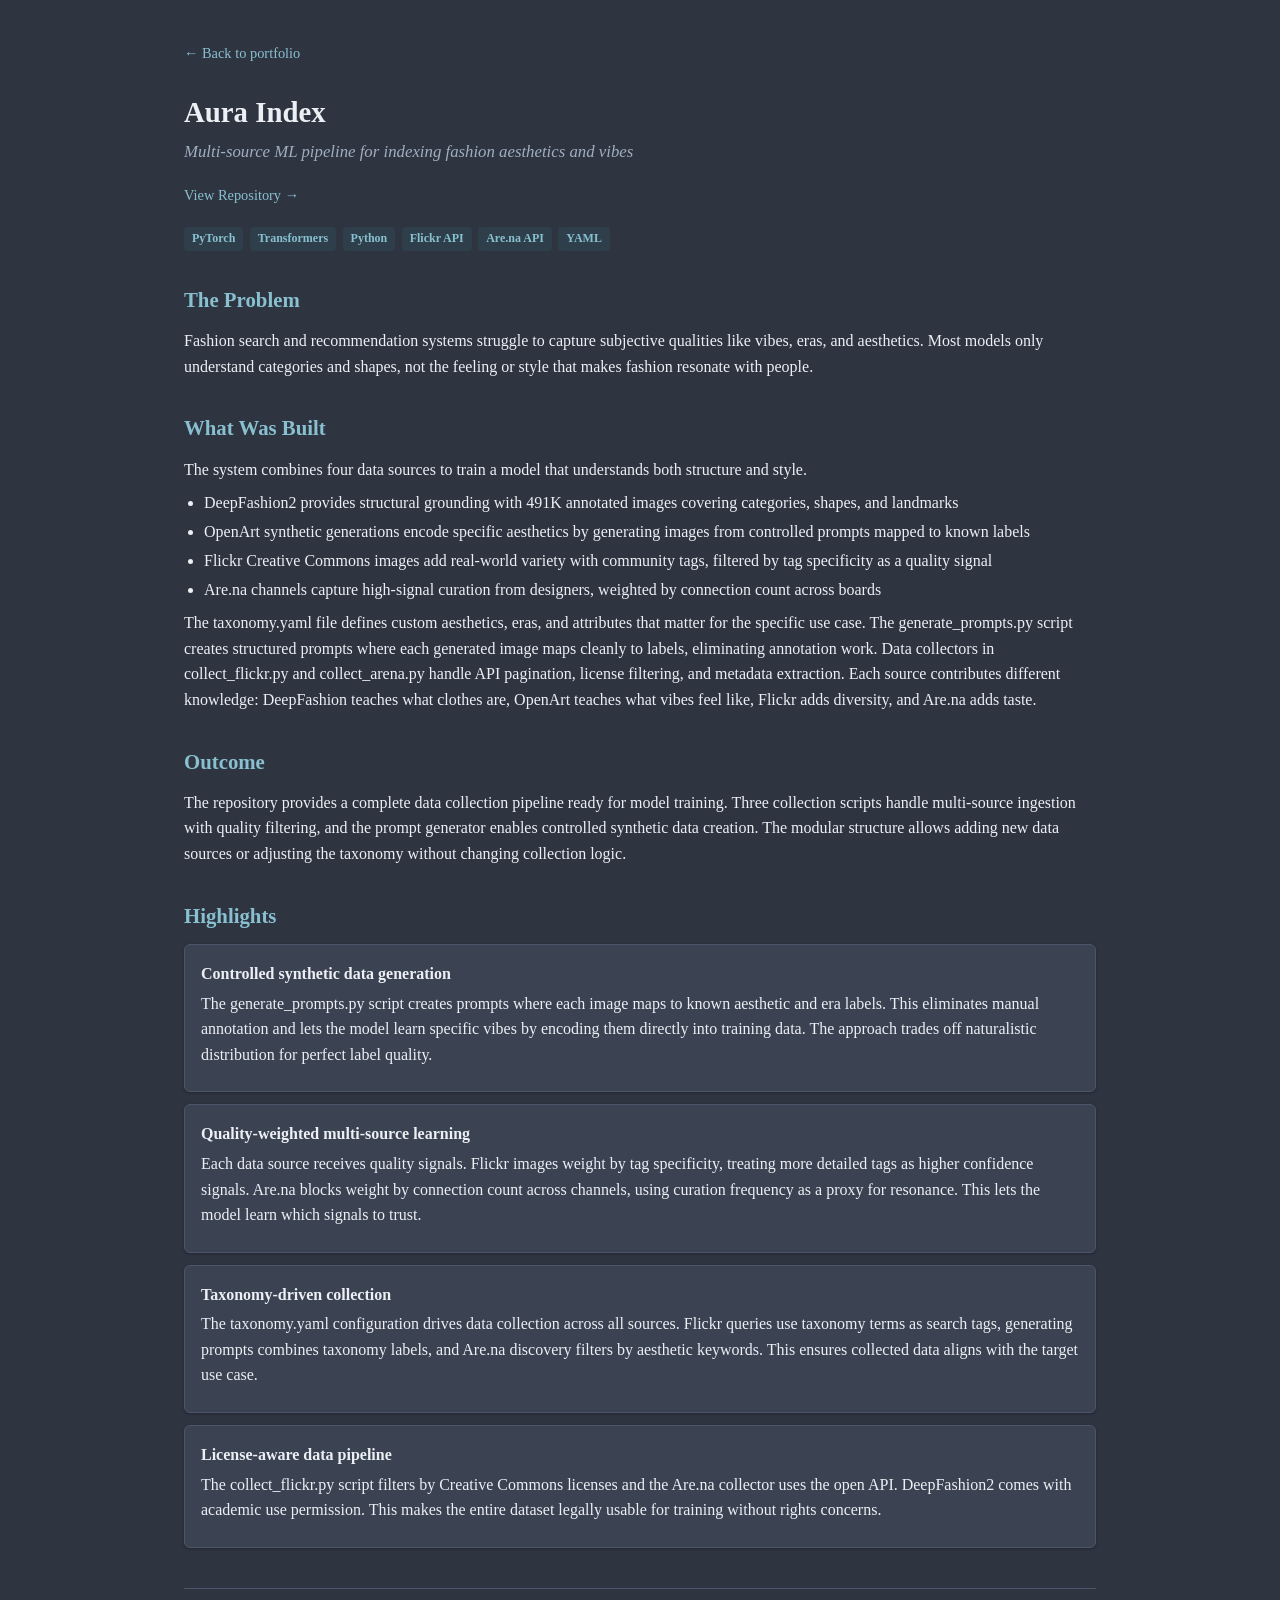
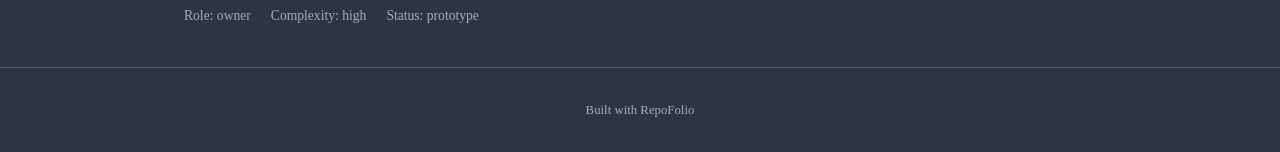
<file: projects/3.html>
<!DOCTYPE html>
<html lang="en">
<head>
<meta charset="UTF-8">
<meta name="viewport" content="width=device-width, initial-scale=1.0">
<meta property="og:title" content="Aura Index — MacKenzie Drury">
<meta property="og:description" content="Multi-source ML pipeline for indexing fashion aesthetics and vibes">

<meta property="og:image:width" content="1200">
<meta property="og:image:height" content="630">
<meta property="og:type" content="article">
<meta name="description" content="MS student in Computational Science and Engineering at Georgia Tech (3.91 GPA), with a BS in Cognitive Science from UCLA. Currently building cloud-based ML pipelines for retinal disease detection at an ML startup and researching decision-making policies in multi-armed bandit tasks for my thesis. My work spans deep learning, statistical modeling, reinforcement learning, and signal processing. I care about building systems that go from research idea to working product.. View MacKenzie Drury's developer portfolio, built with RepoFolio.">
<title>Aura Index — MacKenzie Drury</title>
<style>
:root {
  --pf-bg: #2e3440;
  --pf-bg-secondary: #3b4252;
  --pf-text: #eceff4;
  --pf-text-muted: #a0aec0;
  --pf-accent: #88c0d0;
  --pf-accent-hover: #8fbcbb;
  --pf-accent-light: #2e3e4a;
  --pf-border: #4c566a;
  --pf-card-shadow: 0 1px 3px rgba(0,0,0,0.25);
  --pf-font-body: -apple-system, BlinkMacSystemFont, &#39;Segoe UI&#39;, Roboto, sans-serif;
  --pf-font-heading: -apple-system, BlinkMacSystemFont, &#39;Segoe UI&#39;, Roboto, sans-serif;
  --pf-font-mono: &#39;SFMono-Regular&#39;, Consolas, &#39;Liberation Mono&#39;, Menlo, monospace;
  --pf-font-size-base: 1rem;
  --pf-line-height: 1.6;
  --pf-max-width: 960px;
  --pf-radius: 6px;
  --pf-grid-columns: repeat(auto-fill, minmax(280px, 1fr));
  --pf-grid-gap: 1.5rem;
  --pf-hero-padding: 4rem 0 3rem;
  --pf-badge-bg: #2e3e4a;
  --pf-badge-text: #88c0d0;
}

/* Portfolio site base styles */
*, *::before, *::after { margin: 0; padding: 0; box-sizing: border-box; }

body {
  font-family: var(--pf-font-body);
  background: var(--pf-bg);
  color: var(--pf-text);
  line-height: var(--pf-line-height);
  font-size: var(--pf-font-size-base);
  min-height: 100vh;
}

a { color: var(--pf-accent); text-decoration: none; }
a:hover { color: var(--pf-accent-hover); text-decoration: underline; }

h1, h2, h3 { font-family: var(--pf-font-heading); }

.pf-container {
  max-width: var(--pf-max-width);
  margin: 0 auto;
  padding: 0 1.5rem;
}

/* Hero section */
.pf-hero {
  padding: var(--pf-hero-padding);
  text-align: center;
  border-bottom: 1px solid var(--pf-border);
}
.pf-hero-avatar {
  width: 96px;
  height: 96px;
  border-radius: 50%;
  margin-bottom: 1rem;
  border: 3px solid var(--pf-border);
}
.pf-hero h1 {
  font-size: 2rem;
  margin-bottom: 0.5rem;
}
.pf-hero-headline {
  font-size: 1.15rem;
  color: var(--pf-text-muted);
  margin-bottom: 1rem;
  max-width: 600px;
  margin-left: auto;
  margin-right: auto;
}
.pf-hero-bio {
  color: var(--pf-text-muted);
  max-width: 600px;
  margin: 0 auto 1.25rem;
  font-size: 0.95rem;
}
.pf-social-links {
  display: flex;
  justify-content: center;
  gap: 1.25rem;
  flex-wrap: wrap;
}
.pf-social-links a {
  color: var(--pf-text-muted);
  font-size: 0.9rem;
  transition: color 0.15s;
}
.pf-social-links a:hover {
  color: var(--pf-accent);
  text-decoration: none;
}

/* Project card grid */
.pf-projects {
  padding: 2.5rem 0;
}
.pf-projects h2 {
  font-size: 1.4rem;
  margin-bottom: 1.5rem;
  color: var(--pf-text);
}
.pf-grid {
  display: grid;
  grid-template-columns: var(--pf-grid-columns);
  gap: var(--pf-grid-gap);
}
.pf-card {
  background: var(--pf-bg-secondary);
  border: 1px solid var(--pf-border);
  border-radius: var(--pf-radius);
  padding: 1.25rem;
  text-decoration: none;
  color: var(--pf-text);
  display: flex;
  flex-direction: column;
  gap: 0.5rem;
  transition: border-color 0.15s, box-shadow 0.15s;
  box-shadow: var(--pf-card-shadow);
}
.pf-card:hover {
  border-color: var(--pf-accent);
  text-decoration: none;
}
.pf-card h3 {
  font-size: 1.1rem;
}
.pf-card-tagline {
  color: var(--pf-text-muted);
  font-size: 0.9rem;
  flex: 1;
}
.pf-card-tech {
  display: flex;
  flex-wrap: wrap;
  gap: 0.3rem;
  margin-top: 0.25rem;
}
.pf-card-date {
  display: block;
  margin-top: auto;
  padding-top: 0.5rem;
  font-size: 0.8rem;
  color: var(--pf-text-muted);
}
.pf-badge {
  display: inline-block;
  padding: 0.15rem 0.5rem;
  border-radius: 4px;
  font-size: 0.75rem;
  font-weight: 600;
  background: var(--pf-badge-bg);
  color: var(--pf-badge-text);
}

/* Project detail page */
.pf-project-detail {
  padding: 2.5rem 0;
}
.pf-back-link {
  display: inline-block;
  margin-bottom: 1.5rem;
  font-size: 0.9rem;
}
.pf-project-detail h1 {
  font-size: 1.8rem;
  margin-bottom: 0.25rem;
}
.pf-project-tagline {
  color: var(--pf-text-muted);
  font-style: italic;
  font-size: 1.05rem;
  margin-bottom: 1rem;
}
.pf-project-repo {
  font-size: 0.9rem;
  margin-bottom: 1.25rem;
  display: inline-block;
}
.pf-tech-badges {
  display: flex;
  flex-wrap: wrap;
  gap: 0.4rem;
  margin-bottom: 2rem;
}
.pf-section-title {
  font-size: 1.3rem;
  color: var(--pf-accent);
  margin-top: 2rem;
  margin-bottom: 0.75rem;
}
.pf-text p {
  margin-bottom: 0.5rem;
}
.pf-text ul {
  padding-left: 1.25rem;
  margin: 0.25rem 0 0.5rem;
}
.pf-text li {
  margin-bottom: 0.2rem;
}
.pf-highlight-card {
  background: var(--pf-bg-secondary);
  border: 1px solid var(--pf-border);
  border-radius: var(--pf-radius);
  padding: 1rem;
  margin-top: 0.75rem;
  box-shadow: var(--pf-card-shadow);
}
.pf-highlight-card strong {
  display: block;
  margin-bottom: 0.25rem;
}

/* Figures */
.pf-figures-grid {
  display: grid;
  grid-template-columns: repeat(auto-fill, minmax(300px, 1fr));
  gap: 1.25rem;
  margin-top: 0.75rem;
}
.pf-figure {
  background: var(--pf-bg-secondary);
  border: 1px solid var(--pf-border);
  border-radius: var(--pf-radius);
  overflow: hidden;
  box-shadow: var(--pf-card-shadow);
}
.pf-figure img {
  width: 100%;
  height: auto;
  display: block;
}
.pf-figure figcaption {
  padding: 0.6rem 0.85rem;
  font-size: 0.85rem;
  color: var(--pf-text-muted);
  border-top: 1px solid var(--pf-border);
}

.pf-meta {
  margin-top: 2.5rem;
  padding-top: 1rem;
  border-top: 1px solid var(--pf-border);
  display: flex;
  gap: 1.25rem;
  color: var(--pf-text-muted);
  font-size: 0.85rem;
  flex-wrap: wrap;
}

/* Footer */
.pf-footer {
  text-align: center;
  padding: 2rem 1.5rem;
  color: var(--pf-text-muted);
  font-size: 0.8rem;
  border-top: 1px solid var(--pf-border);
  margin-top: auto;
}
.pf-footer a { color: var(--pf-text-muted); }
.pf-footer a:hover { color: var(--pf-accent); }

@media (max-width: 640px) {
  .pf-hero h1 { font-size: 1.5rem; }
  .pf-project-detail h1 { font-size: 1.4rem; }
  .pf-grid { grid-template-columns: 1fr; }
}

/* Contact form */
.pf-contact-form {
  max-width: 480px;
  margin-top: 1.5rem;
}
.pf-contact-field {
  margin-bottom: 1rem;
}
.pf-contact-field label {
  display: block;
  margin-bottom: 0.3rem;
  font-size: 0.9rem;
  color: var(--pf-text-muted);
}
.pf-contact-field input,
.pf-contact-field textarea {
  width: 100%;
  padding: 0.5rem 0.75rem;
  border: 1px solid var(--pf-border);
  border-radius: var(--pf-radius);
  background: var(--pf-bg-secondary);
  color: var(--pf-text);
  font-family: var(--pf-font-body);
  font-size: 0.95rem;
}
.pf-contact-field textarea {
  resize: vertical;
}
.pf-contact-submit {
  display: inline-block;
  padding: 0.6rem 1.5rem;
  border: none;
  border-radius: var(--pf-radius);
  background: var(--pf-accent);
  color: var(--pf-bg);
  font-size: 0.95rem;
  font-weight: 600;
  cursor: pointer;
  transition: background 0.15s;
}
.pf-contact-submit:hover {
  background: var(--pf-accent-hover);
}
.pf-contact-flash {
  padding: 0.75rem 1rem;
  border-radius: var(--pf-radius);
  margin-bottom: 1rem;
  font-size: 0.9rem;
}
.pf-contact-flash-success {
  background: rgba(40, 167, 69, 0.15);
  border: 1px solid rgba(40, 167, 69, 0.3);
  color: #28a745;
}
.pf-contact-flash-error {
  background: rgba(220, 53, 69, 0.15);
  border: 1px solid rgba(220, 53, 69, 0.3);
  color: #dc3545;
}
</style>

</head>
<body>

<div class="pf-project-detail">
  <div class="pf-container">
    <a class="pf-back-link" href="../index.html">&larr; Back to portfolio</a>

    <h1>Aura Index</h1>
    
    <p class="pf-project-tagline">Multi-source ML pipeline for indexing fashion aesthetics and vibes</p>
    
    
    <a class="pf-project-repo" href="https://github.com/mtsdrury/aura-index" target="_blank">View Repository &rarr;</a>
    

    
    <div class="pf-tech-badges">
      
      <span class="pf-badge" title="Model training and embedding generation">PyTorch</span>
      
      <span class="pf-badge" title="Pre-trained vision models for feature extraction">Transformers</span>
      
      <span class="pf-badge" title="Data collection and pipeline orchestration">Python</span>
      
      <span class="pf-badge" title="Real-world fashion photo collection with CC licenses">Flickr API</span>
      
      <span class="pf-badge" title="Curated reference collection from designer boards">Are.na API</span>
      
      <span class="pf-badge" title="Taxonomy configuration for aesthetics and eras">YAML</span>
      
    </div>
    

    
    <h2 class="pf-section-title">The Problem</h2>
    <div class="pf-text"><p>Fashion search and recommendation systems struggle to capture subjective qualities like vibes, eras, and aesthetics. Most models only understand categories and shapes, not the feeling or style that makes fashion resonate with people.</p></div>
    

    
    <h2 class="pf-section-title">What Was Built</h2>
    <div class="pf-text"><p>The system combines four data sources to train a model that understands both structure and style.</p>
<ul>
<li>DeepFashion2 provides structural grounding with 491K annotated images covering categories, shapes, and landmarks</li>
<li>OpenArt synthetic generations encode specific aesthetics by generating images from controlled prompts mapped to known labels</li>
<li>Flickr Creative Commons images add real-world variety with community tags, filtered by tag specificity as a quality signal</li>
<li>Are.na channels capture high-signal curation from designers, weighted by connection count across boards</li>
</ul>
<p>The taxonomy.yaml file defines custom aesthetics, eras, and attributes that matter for the specific use case. The generate_prompts.py script creates structured prompts where each generated image maps cleanly to labels, eliminating annotation work. Data collectors in collect_flickr.py and collect_arena.py handle API pagination, license filtering, and metadata extraction. Each source contributes different knowledge: DeepFashion teaches what clothes are, OpenArt teaches what vibes feel like, Flickr adds diversity, and Are.na adds taste.</p></div>
    

    
    <h2 class="pf-section-title">Outcome</h2>
    <div class="pf-text"><p>The repository provides a complete data collection pipeline ready for model training. Three collection scripts handle multi-source ingestion with quality filtering, and the prompt generator enables controlled synthetic data creation. The modular structure allows adding new data sources or adjusting the taxonomy without changing collection logic.</p></div>
    

    
    <h2 class="pf-section-title">Highlights</h2>
    
    <div class="pf-highlight-card">
      <strong>Controlled synthetic data generation</strong>
      <div class="pf-text"><p>The generate_prompts.py script creates prompts where each image maps to known aesthetic and era labels. This eliminates manual annotation and lets the model learn specific vibes by encoding them directly into training data. The approach trades off naturalistic distribution for perfect label quality.</p></div>
    </div>
    
    <div class="pf-highlight-card">
      <strong>Quality-weighted multi-source learning</strong>
      <div class="pf-text"><p>Each data source receives quality signals. Flickr images weight by tag specificity, treating more detailed tags as higher confidence signals. Are.na blocks weight by connection count across channels, using curation frequency as a proxy for resonance. This lets the model learn which signals to trust.</p></div>
    </div>
    
    <div class="pf-highlight-card">
      <strong>Taxonomy-driven collection</strong>
      <div class="pf-text"><p>The taxonomy.yaml configuration drives data collection across all sources. Flickr queries use taxonomy terms as search tags, generating prompts combines taxonomy labels, and Are.na discovery filters by aesthetic keywords. This ensures collected data aligns with the target use case.</p></div>
    </div>
    
    <div class="pf-highlight-card">
      <strong>License-aware data pipeline</strong>
      <div class="pf-text"><p>The collect_flickr.py script filters by Creative Commons licenses and the Are.na collector uses the open API. DeepFashion2 comes with academic use permission. This makes the entire dataset legally usable for training without rights concerns.</p></div>
    </div>
    
    

    

    

    <div class="pf-meta">
      <span>Role: owner</span>
      <span>Complexity: high</span>
      <span>Status: prototype</span>
    </div>
  </div>
</div>


<footer class="pf-footer">
  <div class="pf-container">
    Built with <a href="https://repofolio.fly.dev">RepoFolio</a>
  </div>
</footer>
</body>
</html>
</file>
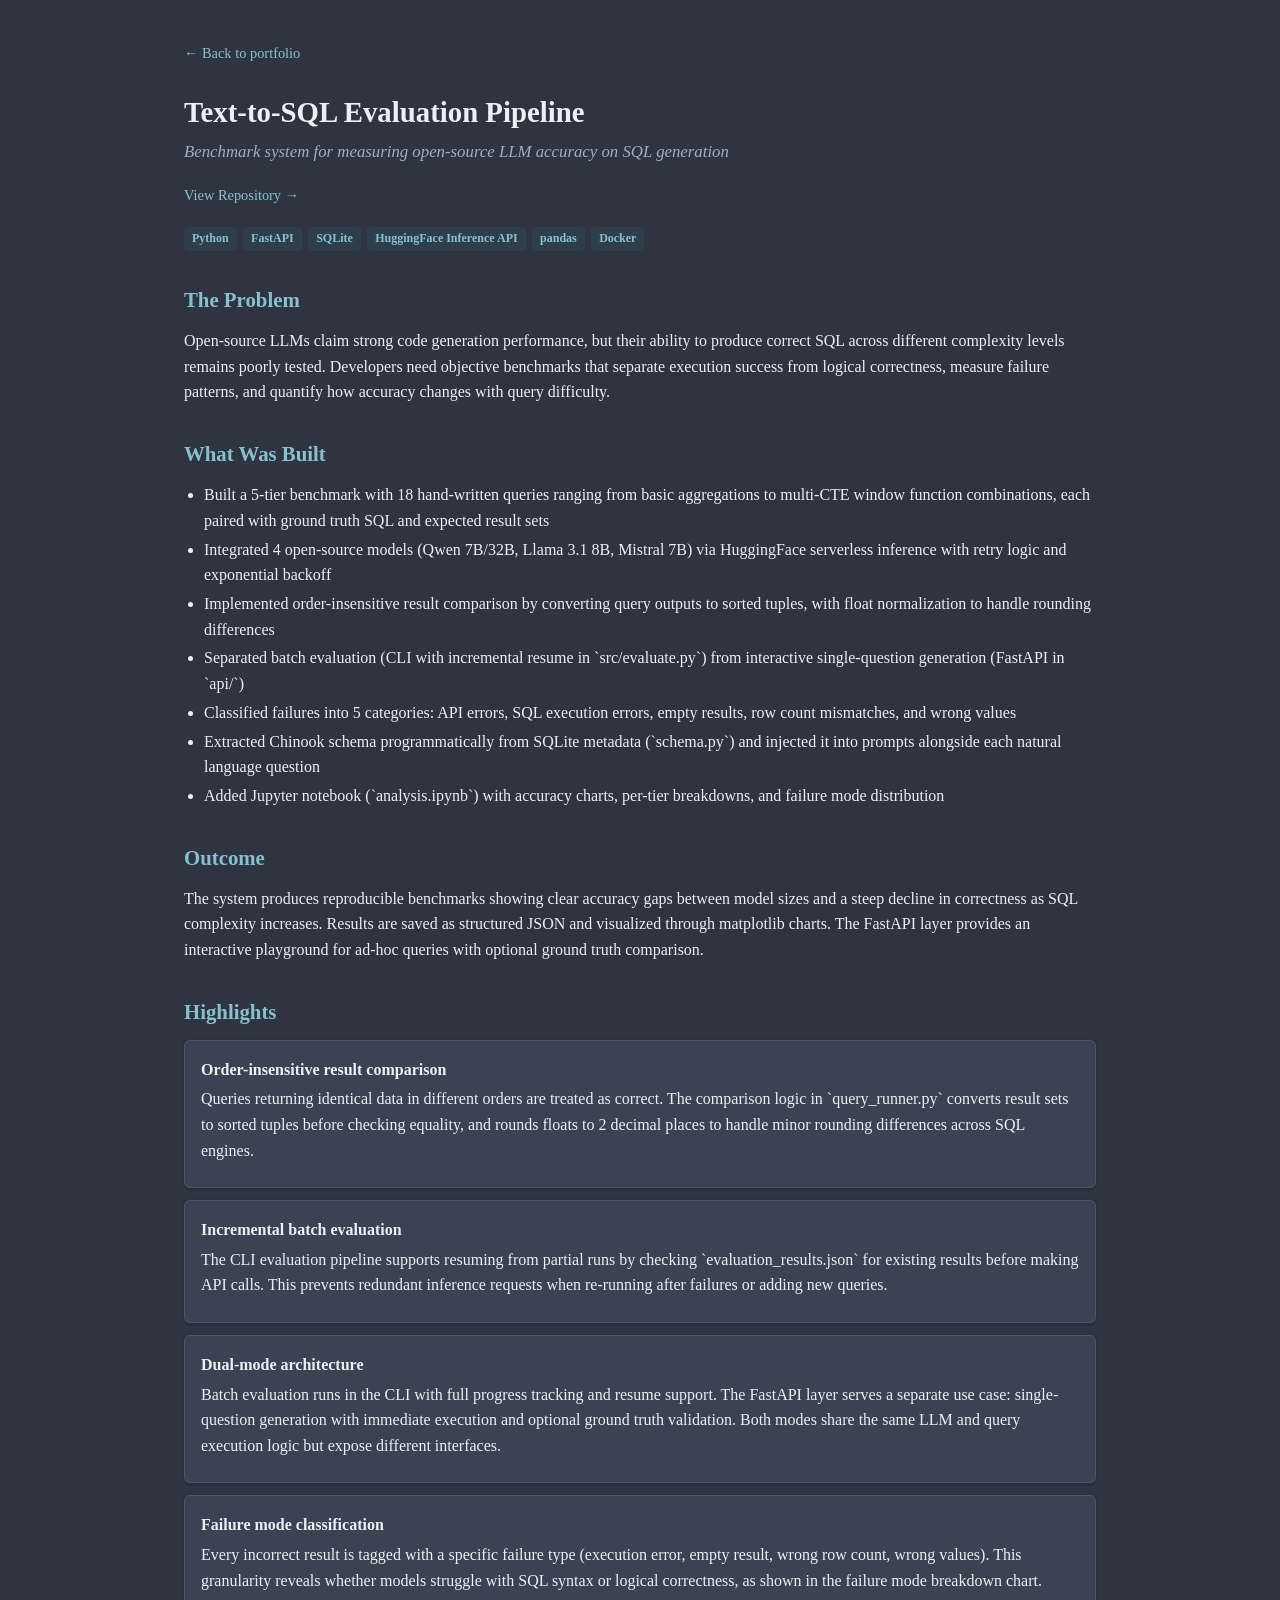
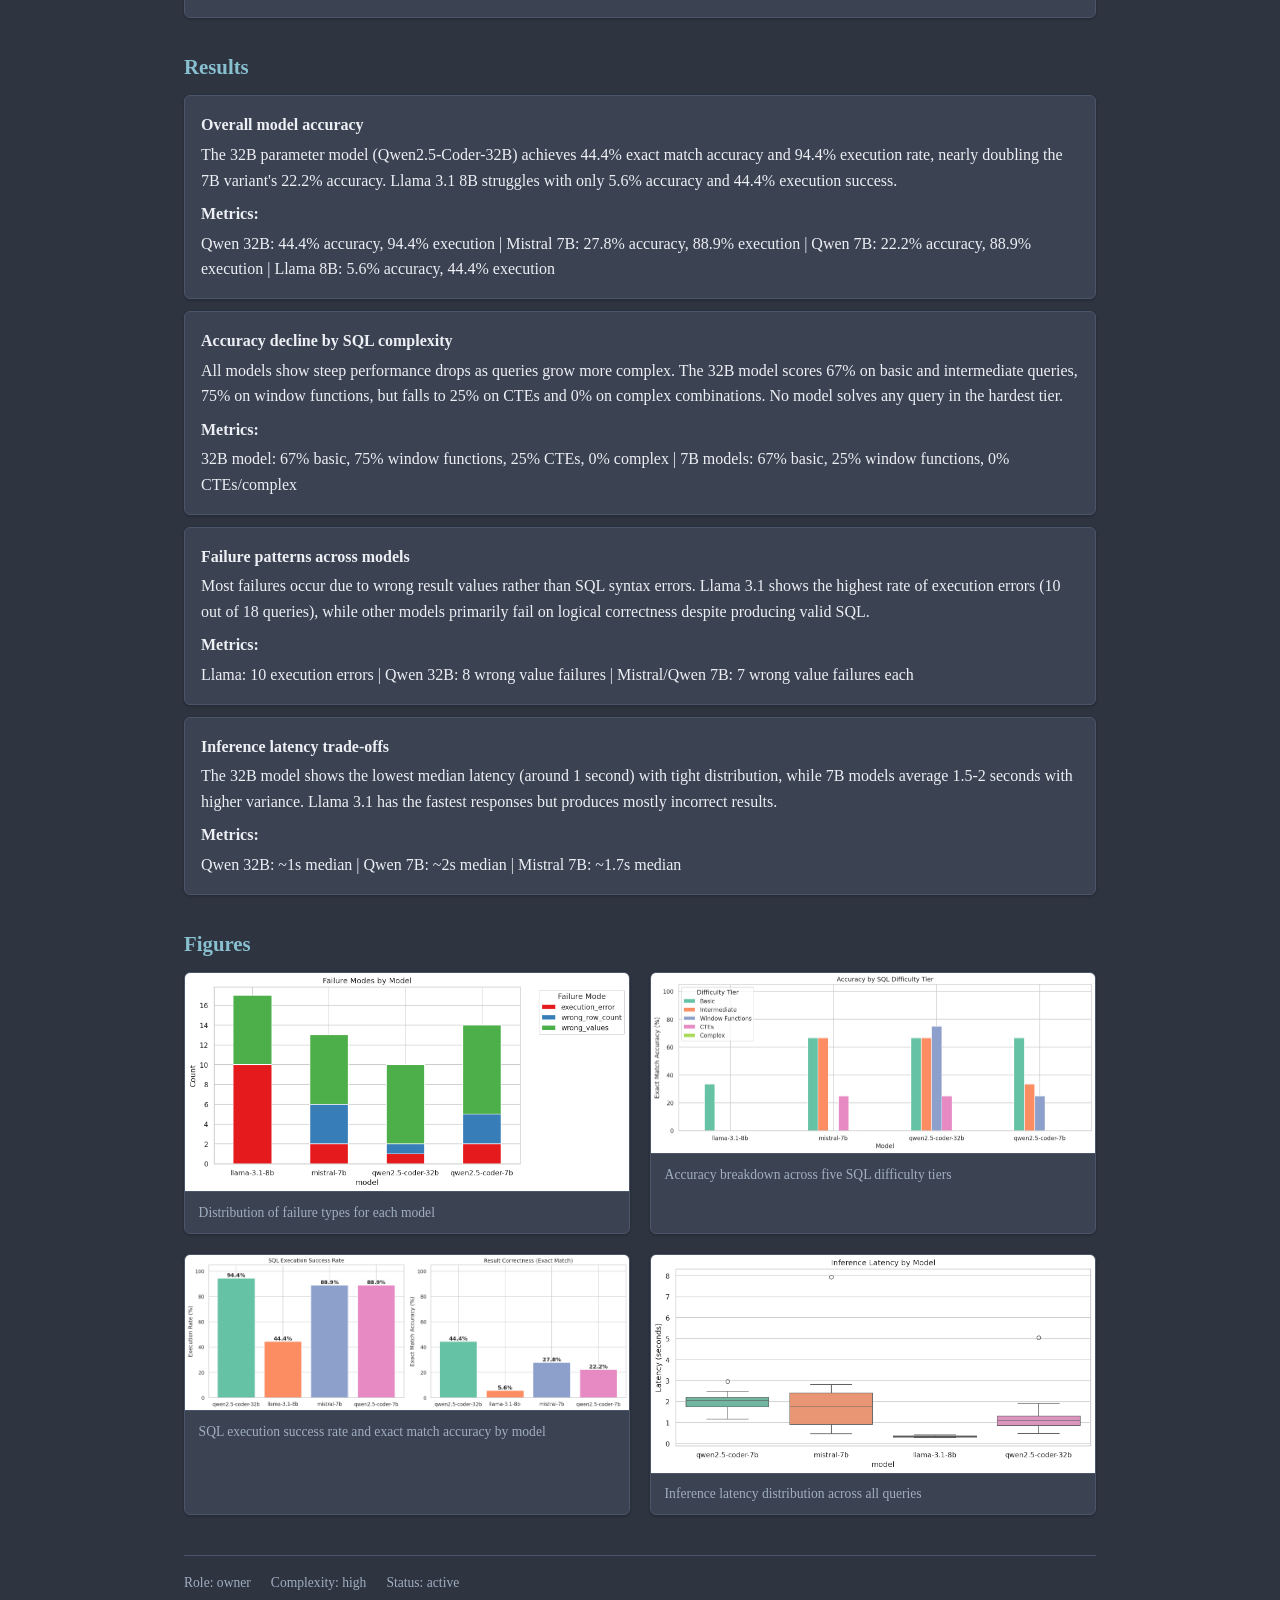
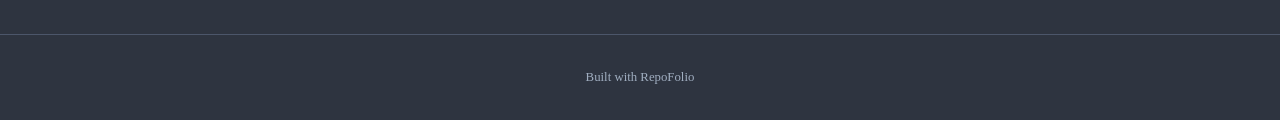
<file: projects/5.html>
<!DOCTYPE html>
<html lang="en">
<head>
<meta charset="UTF-8">
<meta name="viewport" content="width=device-width, initial-scale=1.0">
<meta property="og:title" content="Text-to-SQL Evaluation Pipeline — MacKenzie Drury">
<meta property="og:description" content="Benchmark system for measuring open-source LLM accuracy on SQL generation">

<meta property="og:image:width" content="1200">
<meta property="og:image:height" content="630">
<meta property="og:type" content="article">
<meta name="description" content="MS student in Computational Science and Engineering at Georgia Tech (3.91 GPA), with a BS in Cognitive Science from UCLA. Currently building cloud-based ML pipelines for retinal disease detection at an ML startup and researching decision-making policies in multi-armed bandit tasks for my thesis. My work spans deep learning, statistical modeling, reinforcement learning, and signal processing. I care about building systems that go from research idea to working product.. View MacKenzie Drury's developer portfolio, built with RepoFolio.">
<title>Text-to-SQL Evaluation Pipeline — MacKenzie Drury</title>
<style>
:root {
  --pf-bg: #2e3440;
  --pf-bg-secondary: #3b4252;
  --pf-text: #eceff4;
  --pf-text-muted: #a0aec0;
  --pf-accent: #88c0d0;
  --pf-accent-hover: #8fbcbb;
  --pf-accent-light: #2e3e4a;
  --pf-border: #4c566a;
  --pf-card-shadow: 0 1px 3px rgba(0,0,0,0.25);
  --pf-font-body: -apple-system, BlinkMacSystemFont, &#39;Segoe UI&#39;, Roboto, sans-serif;
  --pf-font-heading: -apple-system, BlinkMacSystemFont, &#39;Segoe UI&#39;, Roboto, sans-serif;
  --pf-font-mono: &#39;SFMono-Regular&#39;, Consolas, &#39;Liberation Mono&#39;, Menlo, monospace;
  --pf-font-size-base: 1rem;
  --pf-line-height: 1.6;
  --pf-max-width: 960px;
  --pf-radius: 6px;
  --pf-grid-columns: repeat(auto-fill, minmax(280px, 1fr));
  --pf-grid-gap: 1.5rem;
  --pf-hero-padding: 4rem 0 3rem;
  --pf-badge-bg: #2e3e4a;
  --pf-badge-text: #88c0d0;
}

/* Portfolio site base styles */
*, *::before, *::after { margin: 0; padding: 0; box-sizing: border-box; }

body {
  font-family: var(--pf-font-body);
  background: var(--pf-bg);
  color: var(--pf-text);
  line-height: var(--pf-line-height);
  font-size: var(--pf-font-size-base);
  min-height: 100vh;
}

a { color: var(--pf-accent); text-decoration: none; }
a:hover { color: var(--pf-accent-hover); text-decoration: underline; }

h1, h2, h3 { font-family: var(--pf-font-heading); }

.pf-container {
  max-width: var(--pf-max-width);
  margin: 0 auto;
  padding: 0 1.5rem;
}

/* Hero section */
.pf-hero {
  padding: var(--pf-hero-padding);
  text-align: center;
  border-bottom: 1px solid var(--pf-border);
}
.pf-hero-avatar {
  width: 96px;
  height: 96px;
  border-radius: 50%;
  margin-bottom: 1rem;
  border: 3px solid var(--pf-border);
}
.pf-hero h1 {
  font-size: 2rem;
  margin-bottom: 0.5rem;
}
.pf-hero-headline {
  font-size: 1.15rem;
  color: var(--pf-text-muted);
  margin-bottom: 1rem;
  max-width: 600px;
  margin-left: auto;
  margin-right: auto;
}
.pf-hero-bio {
  color: var(--pf-text-muted);
  max-width: 600px;
  margin: 0 auto 1.25rem;
  font-size: 0.95rem;
}
.pf-social-links {
  display: flex;
  justify-content: center;
  gap: 1.25rem;
  flex-wrap: wrap;
}
.pf-social-links a {
  color: var(--pf-text-muted);
  font-size: 0.9rem;
  transition: color 0.15s;
}
.pf-social-links a:hover {
  color: var(--pf-accent);
  text-decoration: none;
}

/* Project card grid */
.pf-projects {
  padding: 2.5rem 0;
}
.pf-projects h2 {
  font-size: 1.4rem;
  margin-bottom: 1.5rem;
  color: var(--pf-text);
}
.pf-grid {
  display: grid;
  grid-template-columns: var(--pf-grid-columns);
  gap: var(--pf-grid-gap);
}
.pf-card {
  background: var(--pf-bg-secondary);
  border: 1px solid var(--pf-border);
  border-radius: var(--pf-radius);
  padding: 1.25rem;
  text-decoration: none;
  color: var(--pf-text);
  display: flex;
  flex-direction: column;
  gap: 0.5rem;
  transition: border-color 0.15s, box-shadow 0.15s;
  box-shadow: var(--pf-card-shadow);
}
.pf-card:hover {
  border-color: var(--pf-accent);
  text-decoration: none;
}
.pf-card h3 {
  font-size: 1.1rem;
}
.pf-card-tagline {
  color: var(--pf-text-muted);
  font-size: 0.9rem;
  flex: 1;
}
.pf-card-tech {
  display: flex;
  flex-wrap: wrap;
  gap: 0.3rem;
  margin-top: 0.25rem;
}
.pf-card-date {
  display: block;
  margin-top: auto;
  padding-top: 0.5rem;
  font-size: 0.8rem;
  color: var(--pf-text-muted);
}
.pf-badge {
  display: inline-block;
  padding: 0.15rem 0.5rem;
  border-radius: 4px;
  font-size: 0.75rem;
  font-weight: 600;
  background: var(--pf-badge-bg);
  color: var(--pf-badge-text);
}

/* Project detail page */
.pf-project-detail {
  padding: 2.5rem 0;
}
.pf-back-link {
  display: inline-block;
  margin-bottom: 1.5rem;
  font-size: 0.9rem;
}
.pf-project-detail h1 {
  font-size: 1.8rem;
  margin-bottom: 0.25rem;
}
.pf-project-tagline {
  color: var(--pf-text-muted);
  font-style: italic;
  font-size: 1.05rem;
  margin-bottom: 1rem;
}
.pf-project-repo {
  font-size: 0.9rem;
  margin-bottom: 1.25rem;
  display: inline-block;
}
.pf-tech-badges {
  display: flex;
  flex-wrap: wrap;
  gap: 0.4rem;
  margin-bottom: 2rem;
}
.pf-section-title {
  font-size: 1.3rem;
  color: var(--pf-accent);
  margin-top: 2rem;
  margin-bottom: 0.75rem;
}
.pf-text p {
  margin-bottom: 0.5rem;
}
.pf-text ul {
  padding-left: 1.25rem;
  margin: 0.25rem 0 0.5rem;
}
.pf-text li {
  margin-bottom: 0.2rem;
}
.pf-highlight-card {
  background: var(--pf-bg-secondary);
  border: 1px solid var(--pf-border);
  border-radius: var(--pf-radius);
  padding: 1rem;
  margin-top: 0.75rem;
  box-shadow: var(--pf-card-shadow);
}
.pf-highlight-card strong {
  display: block;
  margin-bottom: 0.25rem;
}

/* Figures */
.pf-figures-grid {
  display: grid;
  grid-template-columns: repeat(auto-fill, minmax(300px, 1fr));
  gap: 1.25rem;
  margin-top: 0.75rem;
}
.pf-figure {
  background: var(--pf-bg-secondary);
  border: 1px solid var(--pf-border);
  border-radius: var(--pf-radius);
  overflow: hidden;
  box-shadow: var(--pf-card-shadow);
}
.pf-figure img {
  width: 100%;
  height: auto;
  display: block;
}
.pf-figure figcaption {
  padding: 0.6rem 0.85rem;
  font-size: 0.85rem;
  color: var(--pf-text-muted);
  border-top: 1px solid var(--pf-border);
}

.pf-meta {
  margin-top: 2.5rem;
  padding-top: 1rem;
  border-top: 1px solid var(--pf-border);
  display: flex;
  gap: 1.25rem;
  color: var(--pf-text-muted);
  font-size: 0.85rem;
  flex-wrap: wrap;
}

/* Footer */
.pf-footer {
  text-align: center;
  padding: 2rem 1.5rem;
  color: var(--pf-text-muted);
  font-size: 0.8rem;
  border-top: 1px solid var(--pf-border);
  margin-top: auto;
}
.pf-footer a { color: var(--pf-text-muted); }
.pf-footer a:hover { color: var(--pf-accent); }

@media (max-width: 640px) {
  .pf-hero h1 { font-size: 1.5rem; }
  .pf-project-detail h1 { font-size: 1.4rem; }
  .pf-grid { grid-template-columns: 1fr; }
}

/* Contact form */
.pf-contact-form {
  max-width: 480px;
  margin-top: 1.5rem;
}
.pf-contact-field {
  margin-bottom: 1rem;
}
.pf-contact-field label {
  display: block;
  margin-bottom: 0.3rem;
  font-size: 0.9rem;
  color: var(--pf-text-muted);
}
.pf-contact-field input,
.pf-contact-field textarea {
  width: 100%;
  padding: 0.5rem 0.75rem;
  border: 1px solid var(--pf-border);
  border-radius: var(--pf-radius);
  background: var(--pf-bg-secondary);
  color: var(--pf-text);
  font-family: var(--pf-font-body);
  font-size: 0.95rem;
}
.pf-contact-field textarea {
  resize: vertical;
}
.pf-contact-submit {
  display: inline-block;
  padding: 0.6rem 1.5rem;
  border: none;
  border-radius: var(--pf-radius);
  background: var(--pf-accent);
  color: var(--pf-bg);
  font-size: 0.95rem;
  font-weight: 600;
  cursor: pointer;
  transition: background 0.15s;
}
.pf-contact-submit:hover {
  background: var(--pf-accent-hover);
}
.pf-contact-flash {
  padding: 0.75rem 1rem;
  border-radius: var(--pf-radius);
  margin-bottom: 1rem;
  font-size: 0.9rem;
}
.pf-contact-flash-success {
  background: rgba(40, 167, 69, 0.15);
  border: 1px solid rgba(40, 167, 69, 0.3);
  color: #28a745;
}
.pf-contact-flash-error {
  background: rgba(220, 53, 69, 0.15);
  border: 1px solid rgba(220, 53, 69, 0.3);
  color: #dc3545;
}
</style>

</head>
<body>

<div class="pf-project-detail">
  <div class="pf-container">
    <a class="pf-back-link" href="../index.html">&larr; Back to portfolio</a>

    <h1>Text-to-SQL Evaluation Pipeline</h1>
    
    <p class="pf-project-tagline">Benchmark system for measuring open-source LLM accuracy on SQL generation</p>
    
    
    <a class="pf-project-repo" href="https://github.com/mtsdrury/text-to-sql-eval" target="_blank">View Repository &rarr;</a>
    

    
    <div class="pf-tech-badges">
      
      <span class="pf-badge" title="Core evaluation and API logic">Python</span>
      
      <span class="pf-badge" title="REST API for interactive SQL generation">FastAPI</span>
      
      <span class="pf-badge" title="Chinook database for query execution">SQLite</span>
      
      <span class="pf-badge" title="Remote LLM inference via serverless endpoints">HuggingFace Inference API</span>
      
      <span class="pf-badge" title="Result analysis and data wrangling">pandas</span>
      
      <span class="pf-badge" title="Containerized API deployment">Docker</span>
      
    </div>
    

    
    <h2 class="pf-section-title">The Problem</h2>
    <div class="pf-text"><p>Open-source LLMs claim strong code generation performance, but their ability to produce correct SQL across different complexity levels remains poorly tested. Developers need objective benchmarks that separate execution success from logical correctness, measure failure patterns, and quantify how accuracy changes with query difficulty.</p></div>
    

    
    <h2 class="pf-section-title">What Was Built</h2>
    <div class="pf-text"><ul>
<li>Built a 5-tier benchmark with 18 hand-written queries ranging from basic aggregations to multi-CTE window function combinations, each paired with ground truth SQL and expected result sets</li>
<li>Integrated 4 open-source models (Qwen 7B/32B, Llama 3.1 8B, Mistral 7B) via HuggingFace serverless inference with retry logic and exponential backoff</li>
<li>Implemented order-insensitive result comparison by converting query outputs to sorted tuples, with float normalization to handle rounding differences</li>
<li>Separated batch evaluation (CLI with incremental resume in `src/evaluate.py`) from interactive single-question generation (FastAPI in `api/`)</li>
<li>Classified failures into 5 categories: API errors, SQL execution errors, empty results, row count mismatches, and wrong values</li>
<li>Extracted Chinook schema programmatically from SQLite metadata (`schema.py`) and injected it into prompts alongside each natural language question</li>
<li>Added Jupyter notebook (`analysis.ipynb`) with accuracy charts, per-tier breakdowns, and failure mode distribution</li>
</ul></div>
    

    
    <h2 class="pf-section-title">Outcome</h2>
    <div class="pf-text"><p>The system produces reproducible benchmarks showing clear accuracy gaps between model sizes and a steep decline in correctness as SQL complexity increases. Results are saved as structured JSON and visualized through matplotlib charts. The FastAPI layer provides an interactive playground for ad-hoc queries with optional ground truth comparison.</p></div>
    

    
    <h2 class="pf-section-title">Highlights</h2>
    
    <div class="pf-highlight-card">
      <strong>Order-insensitive result comparison</strong>
      <div class="pf-text"><p>Queries returning identical data in different orders are treated as correct. The comparison logic in `query_runner.py` converts result sets to sorted tuples before checking equality, and rounds floats to 2 decimal places to handle minor rounding differences across SQL engines.</p></div>
    </div>
    
    <div class="pf-highlight-card">
      <strong>Incremental batch evaluation</strong>
      <div class="pf-text"><p>The CLI evaluation pipeline supports resuming from partial runs by checking `evaluation_results.json` for existing results before making API calls. This prevents redundant inference requests when re-running after failures or adding new queries.</p></div>
    </div>
    
    <div class="pf-highlight-card">
      <strong>Dual-mode architecture</strong>
      <div class="pf-text"><p>Batch evaluation runs in the CLI with full progress tracking and resume support. The FastAPI layer serves a separate use case: single-question generation with immediate execution and optional ground truth validation. Both modes share the same LLM and query execution logic but expose different interfaces.</p></div>
    </div>
    
    <div class="pf-highlight-card">
      <strong>Failure mode classification</strong>
      <div class="pf-text"><p>Every incorrect result is tagged with a specific failure type (execution error, empty result, wrong row count, wrong values). This granularity reveals whether models struggle with SQL syntax or logical correctness, as shown in the failure mode breakdown chart.</p></div>
    </div>
    
    

    
    <h2 class="pf-section-title">Results</h2>
    
    <div class="pf-highlight-card">
      <strong>Overall model accuracy</strong>
      <div class="pf-text"><p>The 32B parameter model (Qwen2.5-Coder-32B) achieves 44.4% exact match accuracy and 94.4% execution rate, nearly doubling the 7B variant&#39;s 22.2% accuracy. Llama 3.1 8B struggles with only 5.6% accuracy and 44.4% execution success.</p></div>
      <p style="margin-top:0.5rem"><strong>Metrics:</strong> Qwen 32B: 44.4% accuracy, 94.4% execution | Mistral 7B: 27.8% accuracy, 88.9% execution | Qwen 7B: 22.2% accuracy, 88.9% execution | Llama 8B: 5.6% accuracy, 44.4% execution</p>
    </div>
    
    <div class="pf-highlight-card">
      <strong>Accuracy decline by SQL complexity</strong>
      <div class="pf-text"><p>All models show steep performance drops as queries grow more complex. The 32B model scores 67% on basic and intermediate queries, 75% on window functions, but falls to 25% on CTEs and 0% on complex combinations. No model solves any query in the hardest tier.</p></div>
      <p style="margin-top:0.5rem"><strong>Metrics:</strong> 32B model: 67% basic, 75% window functions, 25% CTEs, 0% complex | 7B models: 67% basic, 25% window functions, 0% CTEs/complex</p>
    </div>
    
    <div class="pf-highlight-card">
      <strong>Failure patterns across models</strong>
      <div class="pf-text"><p>Most failures occur due to wrong result values rather than SQL syntax errors. Llama 3.1 shows the highest rate of execution errors (10 out of 18 queries), while other models primarily fail on logical correctness despite producing valid SQL.</p></div>
      <p style="margin-top:0.5rem"><strong>Metrics:</strong> Llama: 10 execution errors | Qwen 32B: 8 wrong value failures | Mistral/Qwen 7B: 7 wrong value failures each</p>
    </div>
    
    <div class="pf-highlight-card">
      <strong>Inference latency trade-offs</strong>
      <div class="pf-text"><p>The 32B model shows the lowest median latency (around 1 second) with tight distribution, while 7B models average 1.5-2 seconds with higher variance. Llama 3.1 has the fastest responses but produces mostly incorrect results.</p></div>
      <p style="margin-top:0.5rem"><strong>Metrics:</strong> Qwen 32B: ~1s median | Qwen 7B: ~2s median | Mistral 7B: ~1.7s median</p>
    </div>
    
    

    
    <h2 class="pf-section-title">Figures</h2>
    <div class="pf-figures-grid">
      
      <figure class="pf-figure">
        <img src="[data-uri]" alt="Distribution of failure types for each model" loading="lazy">
        
        <figcaption>Distribution of failure types for each model</figcaption>
        
      </figure>
      
      <figure class="pf-figure">
        <img src="[data-uri]" alt="Accuracy breakdown across five SQL difficulty tiers" loading="lazy">
        
        <figcaption>Accuracy breakdown across five SQL difficulty tiers</figcaption>
        
      </figure>
      
      <figure class="pf-figure">
        <img src="[data-uri]" alt="SQL execution success rate and exact match accuracy by model" loading="lazy">
        
        <figcaption>SQL execution success rate and exact match accuracy by model</figcaption>
        
      </figure>
      
      <figure class="pf-figure">
        <img src="[data-uri]" alt="Inference latency distribution across all queries" loading="lazy">
        
        <figcaption>Inference latency distribution across all queries</figcaption>
        
      </figure>
      
    </div>
    

    <div class="pf-meta">
      <span>Role: owner</span>
      <span>Complexity: high</span>
      <span>Status: active</span>
    </div>
  </div>
</div>


<footer class="pf-footer">
  <div class="pf-container">
    Built with <a href="https://repofolio.fly.dev">RepoFolio</a>
  </div>
</footer>
</body>
</html>
</file>
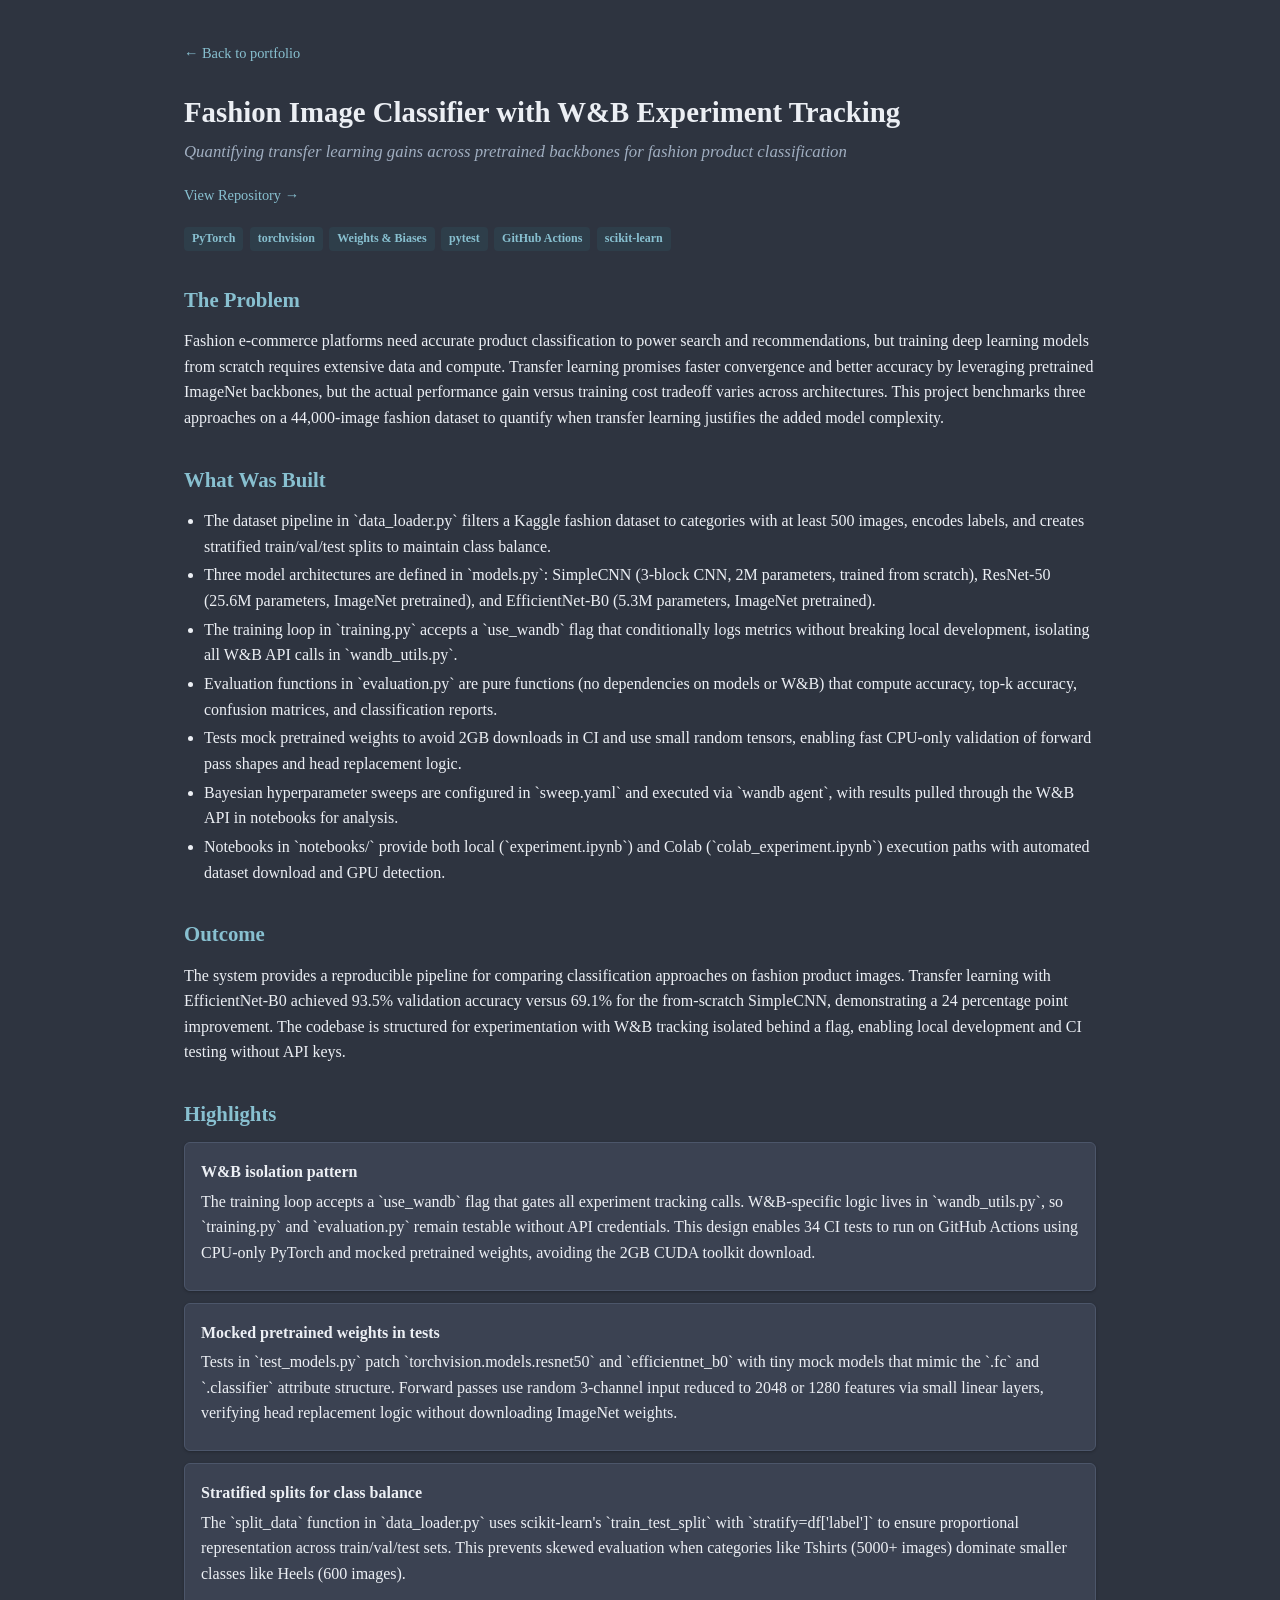
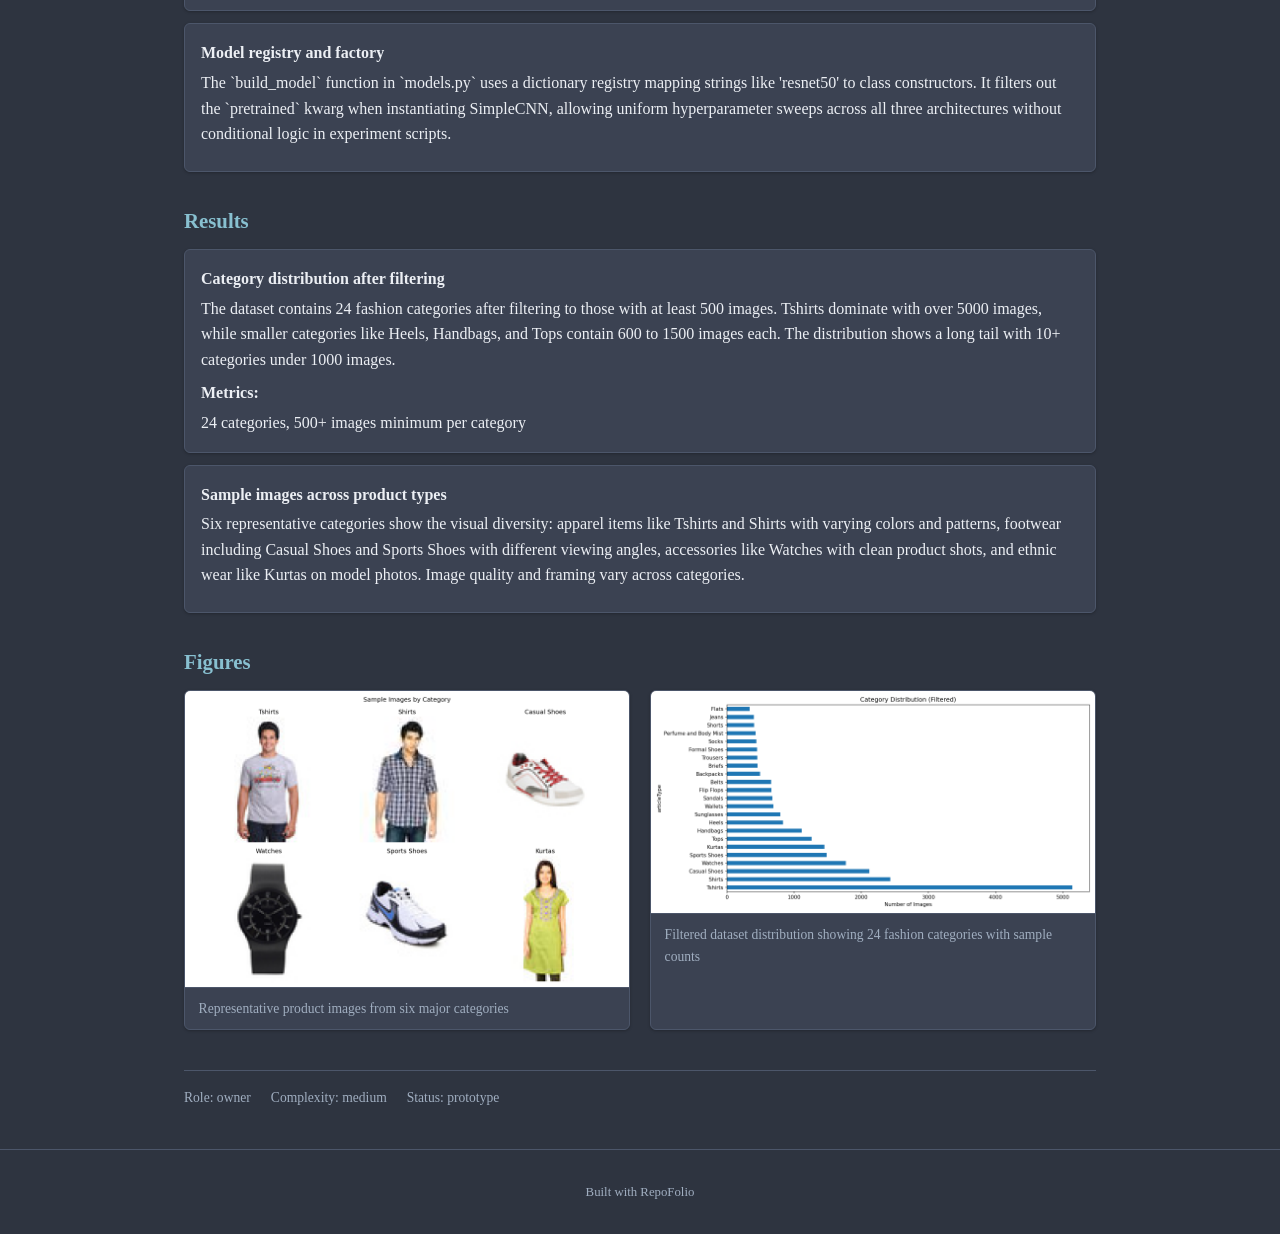
<file: projects/8.html>
<!DOCTYPE html>
<html lang="en">
<head>
<meta charset="UTF-8">
<meta name="viewport" content="width=device-width, initial-scale=1.0">
<meta property="og:title" content="Fashion Image Classifier with W&amp;B Experiment Tracking — MacKenzie Drury">
<meta property="og:description" content="Quantifying transfer learning gains across pretrained backbones for fashion product classification">

<meta property="og:image:width" content="1200">
<meta property="og:image:height" content="630">
<meta property="og:type" content="article">
<meta name="description" content="MS student in Computational Science and Engineering at Georgia Tech (3.91 GPA), with a BS in Cognitive Science from UCLA. Currently building cloud-based ML pipelines for retinal disease detection at an ML startup and researching decision-making policies in multi-armed bandit tasks for my thesis. My work spans deep learning, statistical modeling, reinforcement learning, and signal processing. I care about building systems that go from research idea to working product.. View MacKenzie Drury's developer portfolio, built with RepoFolio.">
<title>Fashion Image Classifier with W&amp;B Experiment Tracking — MacKenzie Drury</title>
<style>
:root {
  --pf-bg: #2e3440;
  --pf-bg-secondary: #3b4252;
  --pf-text: #eceff4;
  --pf-text-muted: #a0aec0;
  --pf-accent: #88c0d0;
  --pf-accent-hover: #8fbcbb;
  --pf-accent-light: #2e3e4a;
  --pf-border: #4c566a;
  --pf-card-shadow: 0 1px 3px rgba(0,0,0,0.25);
  --pf-font-body: -apple-system, BlinkMacSystemFont, &#39;Segoe UI&#39;, Roboto, sans-serif;
  --pf-font-heading: -apple-system, BlinkMacSystemFont, &#39;Segoe UI&#39;, Roboto, sans-serif;
  --pf-font-mono: &#39;SFMono-Regular&#39;, Consolas, &#39;Liberation Mono&#39;, Menlo, monospace;
  --pf-font-size-base: 1rem;
  --pf-line-height: 1.6;
  --pf-max-width: 960px;
  --pf-radius: 6px;
  --pf-grid-columns: repeat(auto-fill, minmax(280px, 1fr));
  --pf-grid-gap: 1.5rem;
  --pf-hero-padding: 4rem 0 3rem;
  --pf-badge-bg: #2e3e4a;
  --pf-badge-text: #88c0d0;
}

/* Portfolio site base styles */
*, *::before, *::after { margin: 0; padding: 0; box-sizing: border-box; }

body {
  font-family: var(--pf-font-body);
  background: var(--pf-bg);
  color: var(--pf-text);
  line-height: var(--pf-line-height);
  font-size: var(--pf-font-size-base);
  min-height: 100vh;
}

a { color: var(--pf-accent); text-decoration: none; }
a:hover { color: var(--pf-accent-hover); text-decoration: underline; }

h1, h2, h3 { font-family: var(--pf-font-heading); }

.pf-container {
  max-width: var(--pf-max-width);
  margin: 0 auto;
  padding: 0 1.5rem;
}

/* Hero section */
.pf-hero {
  padding: var(--pf-hero-padding);
  text-align: center;
  border-bottom: 1px solid var(--pf-border);
}
.pf-hero-avatar {
  width: 96px;
  height: 96px;
  border-radius: 50%;
  margin-bottom: 1rem;
  border: 3px solid var(--pf-border);
}
.pf-hero h1 {
  font-size: 2rem;
  margin-bottom: 0.5rem;
}
.pf-hero-headline {
  font-size: 1.15rem;
  color: var(--pf-text-muted);
  margin-bottom: 1rem;
  max-width: 600px;
  margin-left: auto;
  margin-right: auto;
}
.pf-hero-bio {
  color: var(--pf-text-muted);
  max-width: 600px;
  margin: 0 auto 1.25rem;
  font-size: 0.95rem;
}
.pf-social-links {
  display: flex;
  justify-content: center;
  gap: 1.25rem;
  flex-wrap: wrap;
}
.pf-social-links a {
  color: var(--pf-text-muted);
  font-size: 0.9rem;
  transition: color 0.15s;
}
.pf-social-links a:hover {
  color: var(--pf-accent);
  text-decoration: none;
}

/* Project card grid */
.pf-projects {
  padding: 2.5rem 0;
}
.pf-projects h2 {
  font-size: 1.4rem;
  margin-bottom: 1.5rem;
  color: var(--pf-text);
}
.pf-grid {
  display: grid;
  grid-template-columns: var(--pf-grid-columns);
  gap: var(--pf-grid-gap);
}
.pf-card {
  background: var(--pf-bg-secondary);
  border: 1px solid var(--pf-border);
  border-radius: var(--pf-radius);
  padding: 1.25rem;
  text-decoration: none;
  color: var(--pf-text);
  display: flex;
  flex-direction: column;
  gap: 0.5rem;
  transition: border-color 0.15s, box-shadow 0.15s;
  box-shadow: var(--pf-card-shadow);
}
.pf-card:hover {
  border-color: var(--pf-accent);
  text-decoration: none;
}
.pf-card h3 {
  font-size: 1.1rem;
}
.pf-card-tagline {
  color: var(--pf-text-muted);
  font-size: 0.9rem;
  flex: 1;
}
.pf-card-tech {
  display: flex;
  flex-wrap: wrap;
  gap: 0.3rem;
  margin-top: 0.25rem;
}
.pf-card-date {
  display: block;
  margin-top: auto;
  padding-top: 0.5rem;
  font-size: 0.8rem;
  color: var(--pf-text-muted);
}
.pf-badge {
  display: inline-block;
  padding: 0.15rem 0.5rem;
  border-radius: 4px;
  font-size: 0.75rem;
  font-weight: 600;
  background: var(--pf-badge-bg);
  color: var(--pf-badge-text);
}

/* Project detail page */
.pf-project-detail {
  padding: 2.5rem 0;
}
.pf-back-link {
  display: inline-block;
  margin-bottom: 1.5rem;
  font-size: 0.9rem;
}
.pf-project-detail h1 {
  font-size: 1.8rem;
  margin-bottom: 0.25rem;
}
.pf-project-tagline {
  color: var(--pf-text-muted);
  font-style: italic;
  font-size: 1.05rem;
  margin-bottom: 1rem;
}
.pf-project-repo {
  font-size: 0.9rem;
  margin-bottom: 1.25rem;
  display: inline-block;
}
.pf-tech-badges {
  display: flex;
  flex-wrap: wrap;
  gap: 0.4rem;
  margin-bottom: 2rem;
}
.pf-section-title {
  font-size: 1.3rem;
  color: var(--pf-accent);
  margin-top: 2rem;
  margin-bottom: 0.75rem;
}
.pf-text p {
  margin-bottom: 0.5rem;
}
.pf-text ul {
  padding-left: 1.25rem;
  margin: 0.25rem 0 0.5rem;
}
.pf-text li {
  margin-bottom: 0.2rem;
}
.pf-highlight-card {
  background: var(--pf-bg-secondary);
  border: 1px solid var(--pf-border);
  border-radius: var(--pf-radius);
  padding: 1rem;
  margin-top: 0.75rem;
  box-shadow: var(--pf-card-shadow);
}
.pf-highlight-card strong {
  display: block;
  margin-bottom: 0.25rem;
}

/* Figures */
.pf-figures-grid {
  display: grid;
  grid-template-columns: repeat(auto-fill, minmax(300px, 1fr));
  gap: 1.25rem;
  margin-top: 0.75rem;
}
.pf-figure {
  background: var(--pf-bg-secondary);
  border: 1px solid var(--pf-border);
  border-radius: var(--pf-radius);
  overflow: hidden;
  box-shadow: var(--pf-card-shadow);
}
.pf-figure img {
  width: 100%;
  height: auto;
  display: block;
}
.pf-figure figcaption {
  padding: 0.6rem 0.85rem;
  font-size: 0.85rem;
  color: var(--pf-text-muted);
  border-top: 1px solid var(--pf-border);
}

.pf-meta {
  margin-top: 2.5rem;
  padding-top: 1rem;
  border-top: 1px solid var(--pf-border);
  display: flex;
  gap: 1.25rem;
  color: var(--pf-text-muted);
  font-size: 0.85rem;
  flex-wrap: wrap;
}

/* Footer */
.pf-footer {
  text-align: center;
  padding: 2rem 1.5rem;
  color: var(--pf-text-muted);
  font-size: 0.8rem;
  border-top: 1px solid var(--pf-border);
  margin-top: auto;
}
.pf-footer a { color: var(--pf-text-muted); }
.pf-footer a:hover { color: var(--pf-accent); }

@media (max-width: 640px) {
  .pf-hero h1 { font-size: 1.5rem; }
  .pf-project-detail h1 { font-size: 1.4rem; }
  .pf-grid { grid-template-columns: 1fr; }
}

/* Contact form */
.pf-contact-form {
  max-width: 480px;
  margin-top: 1.5rem;
}
.pf-contact-field {
  margin-bottom: 1rem;
}
.pf-contact-field label {
  display: block;
  margin-bottom: 0.3rem;
  font-size: 0.9rem;
  color: var(--pf-text-muted);
}
.pf-contact-field input,
.pf-contact-field textarea {
  width: 100%;
  padding: 0.5rem 0.75rem;
  border: 1px solid var(--pf-border);
  border-radius: var(--pf-radius);
  background: var(--pf-bg-secondary);
  color: var(--pf-text);
  font-family: var(--pf-font-body);
  font-size: 0.95rem;
}
.pf-contact-field textarea {
  resize: vertical;
}
.pf-contact-submit {
  display: inline-block;
  padding: 0.6rem 1.5rem;
  border: none;
  border-radius: var(--pf-radius);
  background: var(--pf-accent);
  color: var(--pf-bg);
  font-size: 0.95rem;
  font-weight: 600;
  cursor: pointer;
  transition: background 0.15s;
}
.pf-contact-submit:hover {
  background: var(--pf-accent-hover);
}
.pf-contact-flash {
  padding: 0.75rem 1rem;
  border-radius: var(--pf-radius);
  margin-bottom: 1rem;
  font-size: 0.9rem;
}
.pf-contact-flash-success {
  background: rgba(40, 167, 69, 0.15);
  border: 1px solid rgba(40, 167, 69, 0.3);
  color: #28a745;
}
.pf-contact-flash-error {
  background: rgba(220, 53, 69, 0.15);
  border: 1px solid rgba(220, 53, 69, 0.3);
  color: #dc3545;
}
</style>

</head>
<body>

<div class="pf-project-detail">
  <div class="pf-container">
    <a class="pf-back-link" href="../index.html">&larr; Back to portfolio</a>

    <h1>Fashion Image Classifier with W&amp;B Experiment Tracking</h1>
    
    <p class="pf-project-tagline">Quantifying transfer learning gains across pretrained backbones for fashion product classification</p>
    
    
    <a class="pf-project-repo" href="https://github.com/mtsdrury/fashion-image-classifier" target="_blank">View Repository &rarr;</a>
    

    
    <div class="pf-tech-badges">
      
      <span class="pf-badge" title="Model training and inference engine">PyTorch</span>
      
      <span class="pf-badge" title="Pretrained model backbones and transforms">torchvision</span>
      
      <span class="pf-badge" title="Experiment tracking and hyperparameter sweeps">Weights &amp; Biases</span>
      
      <span class="pf-badge" title="34 unit tests covering all modules">pytest</span>
      
      <span class="pf-badge" title="Lint and test automation">GitHub Actions</span>
      
      <span class="pf-badge" title="Stratified splits and evaluation metrics">scikit-learn</span>
      
    </div>
    

    
    <h2 class="pf-section-title">The Problem</h2>
    <div class="pf-text"><p>Fashion e-commerce platforms need accurate product classification to power search and recommendations, but training deep learning models from scratch requires extensive data and compute. Transfer learning promises faster convergence and better accuracy by leveraging pretrained ImageNet backbones, but the actual performance gain versus training cost tradeoff varies across architectures. This project benchmarks three approaches on a 44,000-image fashion dataset to quantify when transfer learning justifies the added model complexity.</p></div>
    

    
    <h2 class="pf-section-title">What Was Built</h2>
    <div class="pf-text"><ul>
<li>The dataset pipeline in `data_loader.py` filters a Kaggle fashion dataset to categories with at least 500 images, encodes labels, and creates stratified train/val/test splits to maintain class balance.</li>
<li>Three model architectures are defined in `models.py`: SimpleCNN (3-block CNN, 2M parameters, trained from scratch), ResNet-50 (25.6M parameters, ImageNet pretrained), and EfficientNet-B0 (5.3M parameters, ImageNet pretrained).</li>
<li>The training loop in `training.py` accepts a `use_wandb` flag that conditionally logs metrics without breaking local development, isolating all W&amp;B API calls in `wandb_utils.py`.</li>
<li>Evaluation functions in `evaluation.py` are pure functions (no dependencies on models or W&amp;B) that compute accuracy, top-k accuracy, confusion matrices, and classification reports.</li>
<li>Tests mock pretrained weights to avoid 2GB downloads in CI and use small random tensors, enabling fast CPU-only validation of forward pass shapes and head replacement logic.</li>
<li>Bayesian hyperparameter sweeps are configured in `sweep.yaml` and executed via `wandb agent`, with results pulled through the W&amp;B API in notebooks for analysis.</li>
<li>Notebooks in `notebooks/` provide both local (`experiment.ipynb`) and Colab (`colab_experiment.ipynb`) execution paths with automated dataset download and GPU detection.</li>
</ul></div>
    

    
    <h2 class="pf-section-title">Outcome</h2>
    <div class="pf-text"><p>The system provides a reproducible pipeline for comparing classification approaches on fashion product images. Transfer learning with EfficientNet-B0 achieved 93.5% validation accuracy versus 69.1% for the from-scratch SimpleCNN, demonstrating a 24 percentage point improvement. The codebase is structured for experimentation with W&amp;B tracking isolated behind a flag, enabling local development and CI testing without API keys.</p></div>
    

    
    <h2 class="pf-section-title">Highlights</h2>
    
    <div class="pf-highlight-card">
      <strong>W&amp;B isolation pattern</strong>
      <div class="pf-text"><p>The training loop accepts a `use_wandb` flag that gates all experiment tracking calls. W&amp;B-specific logic lives in `wandb_utils.py`, so `training.py` and `evaluation.py` remain testable without API credentials. This design enables 34 CI tests to run on GitHub Actions using CPU-only PyTorch and mocked pretrained weights, avoiding the 2GB CUDA toolkit download.</p></div>
    </div>
    
    <div class="pf-highlight-card">
      <strong>Mocked pretrained weights in tests</strong>
      <div class="pf-text"><p>Tests in `test_models.py` patch `torchvision.models.resnet50` and `efficientnet_b0` with tiny mock models that mimic the `.fc` and `.classifier` attribute structure. Forward passes use random 3-channel input reduced to 2048 or 1280 features via small linear layers, verifying head replacement logic without downloading ImageNet weights.</p></div>
    </div>
    
    <div class="pf-highlight-card">
      <strong>Stratified splits for class balance</strong>
      <div class="pf-text"><p>The `split_data` function in `data_loader.py` uses scikit-learn&#39;s `train_test_split` with `stratify=df[&#39;label&#39;]` to ensure proportional representation across train/val/test sets. This prevents skewed evaluation when categories like Tshirts (5000+ images) dominate smaller classes like Heels (600 images).</p></div>
    </div>
    
    <div class="pf-highlight-card">
      <strong>Model registry and factory</strong>
      <div class="pf-text"><p>The `build_model` function in `models.py` uses a dictionary registry mapping strings like &#39;resnet50&#39; to class constructors. It filters out the `pretrained` kwarg when instantiating SimpleCNN, allowing uniform hyperparameter sweeps across all three architectures without conditional logic in experiment scripts.</p></div>
    </div>
    
    

    
    <h2 class="pf-section-title">Results</h2>
    
    <div class="pf-highlight-card">
      <strong>Category distribution after filtering</strong>
      <div class="pf-text"><p>The dataset contains 24 fashion categories after filtering to those with at least 500 images. Tshirts dominate with over 5000 images, while smaller categories like Heels, Handbags, and Tops contain 600 to 1500 images each. The distribution shows a long tail with 10+ categories under 1000 images.</p></div>
      <p style="margin-top:0.5rem"><strong>Metrics:</strong> 24 categories, 500+ images minimum per category</p>
    </div>
    
    <div class="pf-highlight-card">
      <strong>Sample images across product types</strong>
      <div class="pf-text"><p>Six representative categories show the visual diversity: apparel items like Tshirts and Shirts with varying colors and patterns, footwear including Casual Shoes and Sports Shoes with different viewing angles, accessories like Watches with clean product shots, and ethnic wear like Kurtas on model photos. Image quality and framing vary across categories.</p></div>
      
    </div>
    
    

    
    <h2 class="pf-section-title">Figures</h2>
    <div class="pf-figures-grid">
      
      <figure class="pf-figure">
        <img src="[data-uri]" alt="Representative product images from six major categories" loading="lazy">
        
        <figcaption>Representative product images from six major categories</figcaption>
        
      </figure>
      
      <figure class="pf-figure">
        <img src="[data-uri]" alt="Filtered dataset distribution showing 24 fashion categories with sample counts" loading="lazy">
        
        <figcaption>Filtered dataset distribution showing 24 fashion categories with sample counts</figcaption>
        
      </figure>
      
    </div>
    

    <div class="pf-meta">
      <span>Role: owner</span>
      <span>Complexity: medium</span>
      <span>Status: prototype</span>
    </div>
  </div>
</div>


<footer class="pf-footer">
  <div class="pf-container">
    Built with <a href="https://repofolio.fly.dev">RepoFolio</a>
  </div>
</footer>
</body>
</html>
</file>
